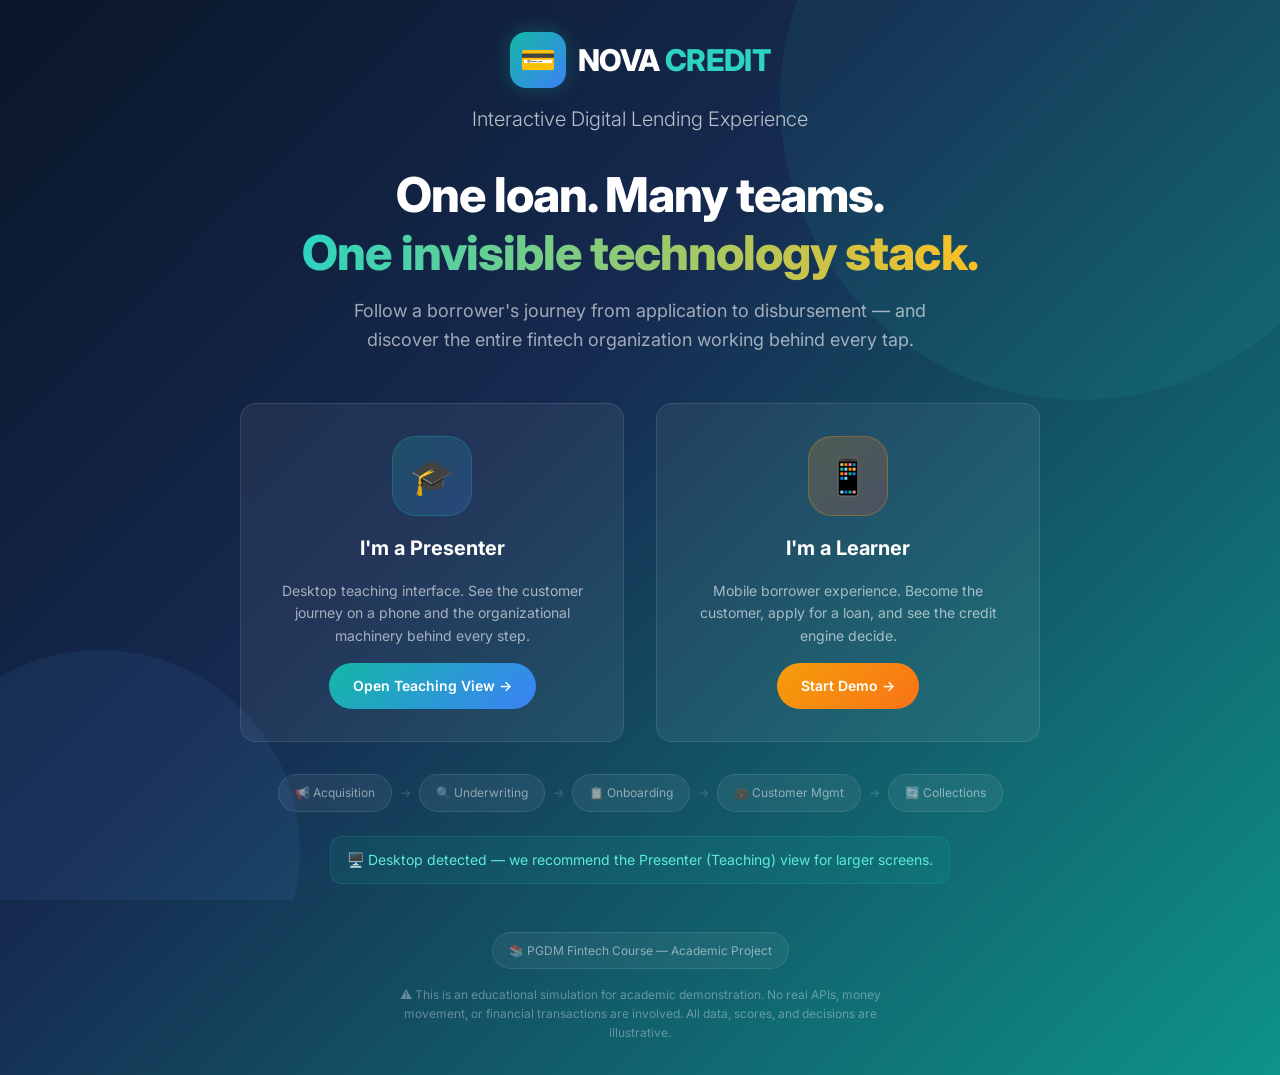
<file: index.html>
<!DOCTYPE html>
<html lang="en">
<head>
    <meta charset="UTF-8">
    <meta name="viewport" content="width=device-width, initial-scale=1.0">
    <title>Nova Credit — Digital Lending Experience</title>
    <meta name="description" content="An interactive educational simulation of India's digital lending ecosystem. Experience the borrower journey and discover the fintech organization behind every tap.">
    <link rel="stylesheet" href="css/shared.css">
    <style>
        :root {
            --bg-gradient: linear-gradient(135deg, #0a1628 0%, #162a50 40%, #0D9488 100%);
        }

        body {
            margin: 0;
            min-height: 100vh;
            display: flex;
            flex-direction: column;
            background: var(--bg-gradient);
            color: var(--white);
            overflow-x: hidden;
        }

        /* ---- Animated Background ---- */
        .bg-particles {
            position: fixed;
            inset: 0;
            pointer-events: none;
            overflow: hidden;
            z-index: 0;
        }

        .bg-particles::before,
        .bg-particles::after {
            content: '';
            position: absolute;
            border-radius: 50%;
            opacity: 0.08;
            animation: float 20s ease-in-out infinite;
        }

        .bg-particles::before {
            width: 600px;
            height: 600px;
            background: var(--teal-400);
            top: -200px;
            right: -100px;
        }

        .bg-particles::after {
            width: 400px;
            height: 400px;
            background: var(--blue-400);
            bottom: -150px;
            left: -100px;
            animation-delay: -10s;
        }

        @keyframes float {
            0%, 100% { transform: translate(0, 0) scale(1); }
            33% { transform: translate(30px, -30px) scale(1.05); }
            66% { transform: translate(-20px, 20px) scale(0.95); }
        }

        /* ---- Main Layout ---- */
        .landing-container {
            position: relative;
            z-index: 1;
            flex: 1;
            display: flex;
            flex-direction: column;
            align-items: center;
            justify-content: center;
            padding: var(--space-8);
            min-height: 100vh;
        }

        /* ---- Logo & Branding ---- */
        .brand {
            text-align: center;
            margin-bottom: var(--space-8);
            animation: fadeIn 0.8s ease;
        }

        .brand-logo {
            display: inline-flex;
            align-items: center;
            gap: var(--space-3);
            margin-bottom: var(--space-4);
        }

        .brand-logo-icon {
            width: 56px;
            height: 56px;
            background: linear-gradient(135deg, var(--teal-500), var(--blue-500));
            border-radius: var(--radius-xl);
            display: flex;
            align-items: center;
            justify-content: center;
            font-size: 1.8rem;
            box-shadow: var(--shadow-glow-teal);
        }

        .brand-logo-text {
            font-size: var(--font-3xl);
            font-weight: 800;
            letter-spacing: -0.02em;
        }

        .brand-logo-text span {
            color: var(--teal-400);
        }

        .brand-tagline {
            font-size: var(--font-xl);
            color: rgba(255,255,255,0.7);
            font-weight: 300;
            max-width: 500px;
            margin: 0 auto;
            line-height: 1.5;
        }

        /* ---- Hero Text ---- */
        .hero-section {
            text-align: center;
            margin-bottom: var(--space-12);
            animation: slideUp 0.8s ease 0.2s both;
        }

        .hero-headline {
            font-size: clamp(1.8rem, 4vw, 3rem);
            font-weight: 800;
            line-height: 1.2;
            margin-bottom: var(--space-4);
            letter-spacing: -0.02em;
        }

        .hero-headline em {
            font-style: normal;
            background: linear-gradient(90deg, var(--teal-400), var(--gold-400));
            -webkit-background-clip: text;
            -webkit-text-fill-color: transparent;
            background-clip: text;
        }

        .hero-sub {
            font-size: var(--font-lg);
            color: rgba(255,255,255,0.6);
            max-width: 600px;
            margin: 0 auto;
            line-height: 1.6;
        }

        /* ---- Path Cards ---- */
        .paths-grid {
            display: grid;
            grid-template-columns: repeat(auto-fit, minmax(300px, 1fr));
            gap: var(--space-8);
            max-width: 800px;
            width: 100%;
            animation: slideUp 0.8s ease 0.4s both;
        }

        .path-card {
            background: rgba(255,255,255,0.06);
            backdrop-filter: blur(20px);
            -webkit-backdrop-filter: blur(20px);
            border: 1px solid rgba(255,255,255,0.1);
            border-radius: var(--radius-xl);
            padding: var(--space-8);
            text-align: center;
            cursor: pointer;
            transition: all var(--transition-base);
            text-decoration: none;
            color: var(--white);
            display: flex;
            flex-direction: column;
            align-items: center;
            gap: var(--space-4);
        }

        .path-card:hover {
            background: rgba(255,255,255,0.1);
            border-color: rgba(255,255,255,0.2);
            transform: translateY(-4px);
            box-shadow: 0 20px 40px rgba(0,0,0,0.3);
            text-decoration: none;
            color: var(--white);
        }

        .path-card-icon {
            width: 80px;
            height: 80px;
            border-radius: var(--radius-2xl);
            display: flex;
            align-items: center;
            justify-content: center;
            font-size: 2.2rem;
        }

        .path-card-icon.presenter {
            background: linear-gradient(135deg, rgba(20,184,166,0.2), rgba(59,130,246,0.2));
            border: 1px solid rgba(20,184,166,0.3);
        }

        .path-card-icon.learner {
            background: linear-gradient(135deg, rgba(245,158,11,0.2), rgba(239,68,68,0.2));
            border: 1px solid rgba(245,158,11,0.3);
        }

        .path-card-title {
            font-size: var(--font-xl);
            font-weight: 700;
        }

        .path-card-desc {
            font-size: var(--font-sm);
            color: rgba(255,255,255,0.6);
            line-height: 1.6;
        }

        .path-card-cta {
            display: inline-flex;
            align-items: center;
            gap: var(--space-2);
            padding: 0.75rem 1.5rem;
            border-radius: var(--radius-full);
            font-weight: 600;
            font-size: var(--font-sm);
            margin-top: auto;
            transition: all var(--transition-fast);
        }

        .path-card:first-child .path-card-cta {
            background: linear-gradient(135deg, var(--teal-500), var(--blue-500));
            color: var(--white);
        }

        .path-card:last-child .path-card-cta {
            background: linear-gradient(135deg, var(--gold-500), #F97316);
            color: var(--white);
        }

        .path-card:hover .path-card-cta {
            transform: scale(1.05);
        }

        /* ---- Bottom Info ---- */
        .bottom-info {
            margin-top: var(--space-12);
            text-align: center;
            animation: fadeIn 0.8s ease 0.6s both;
        }

        .bottom-info p {
            font-size: var(--font-xs);
            color: rgba(255,255,255,0.35);
            line-height: 1.6;
            max-width: 500px;
            margin: 0 auto;
        }

        .bottom-info .course-badge {
            display: inline-flex;
            align-items: center;
            gap: var(--space-2);
            padding: var(--space-2) var(--space-4);
            background: rgba(255,255,255,0.05);
            border: 1px solid rgba(255,255,255,0.1);
            border-radius: var(--radius-full);
            font-size: var(--font-xs);
            color: rgba(255,255,255,0.5);
            margin-bottom: var(--space-4);
        }

        /* ---- Device Detection Hint ---- */
        .device-hint {
            display: none;
            padding: var(--space-3) var(--space-4);
            background: rgba(20,184,166,0.1);
            border: 1px solid rgba(20,184,166,0.2);
            border-radius: var(--radius-lg);
            font-size: var(--font-sm);
            color: var(--teal-300);
            text-align: center;
            margin-top: var(--space-6);
            animation: fadeIn 0.5s ease;
        }

        .device-hint.visible {
            display: block;
        }

        /* ---- Mobile Responsive ---- */
        @media (max-width: 768px) {
            .landing-container {
                padding: var(--space-6) var(--space-4);
            }

            .brand-logo-text {
                font-size: var(--font-2xl);
            }

            .paths-grid {
                grid-template-columns: 1fr;
                gap: var(--space-4);
            }

            .path-card {
                padding: var(--space-6);
            }

            .path-card-icon {
                width: 64px;
                height: 64px;
                font-size: 1.8rem;
            }

            .hero-headline {
                font-size: 1.6rem;
            }
        }

        /* ---- Lifecycle Preview ---- */
        .lifecycle-preview {
            display: flex;
            align-items: center;
            gap: var(--space-2);
            flex-wrap: wrap;
            justify-content: center;
            margin-top: var(--space-8);
            animation: slideUp 0.8s ease 0.5s both;
        }

        .lifecycle-pill {
            padding: var(--space-2) var(--space-4);
            background: rgba(255,255,255,0.06);
            border: 1px solid rgba(255,255,255,0.1);
            border-radius: var(--radius-full);
            font-size: var(--font-xs);
            color: rgba(255,255,255,0.5);
            white-space: nowrap;
        }

        .lifecycle-arrow {
            color: rgba(255,255,255,0.2);
            font-size: var(--font-xs);
        }
    </style>
</head>
<body>

<div class="bg-particles"></div>

<div class="landing-container">
    <!-- Brand -->
    <div class="brand">
        <div class="brand-logo">
            <div class="brand-logo-icon">💳</div>
            <div class="brand-logo-text">NOVA <span>CREDIT</span></div>
        </div>
        <p class="brand-tagline">Interactive Digital Lending Experience</p>
    </div>

    <!-- Hero -->
    <div class="hero-section">
        <h1 class="hero-headline">
            One loan. Many teams.<br>
            <em>One invisible technology stack.</em>
        </h1>
        <p class="hero-sub">
            Follow a borrower's journey from application to disbursement — and discover the entire fintech organization working behind every tap.
        </p>
    </div>

    <!-- Path Cards -->
    <div class="paths-grid">
        <a href="inside.html" class="path-card" id="presenter-path">
            <div class="path-card-icon presenter">🎓</div>
            <div class="path-card-title">I'm a Presenter</div>
            <p class="path-card-desc">
                Desktop teaching interface. See the customer journey on a phone and the organizational machinery behind every step.
            </p>
            <div class="path-card-cta">Open Teaching View →</div>
        </a>

        <a href="demo.html" class="path-card" id="learner-path">
            <div class="path-card-icon learner">📱</div>
            <div class="path-card-title">I'm a Learner</div>
            <p class="path-card-desc">
                Mobile borrower experience. Become the customer, apply for a loan, and see the credit engine decide.
            </p>
            <div class="path-card-cta">Start Demo →</div>
        </a>
    </div>

    <!-- Lifecycle Preview -->
    <div class="lifecycle-preview">
        <span class="lifecycle-pill">📢 Acquisition</span>
        <span class="lifecycle-arrow">→</span>
        <span class="lifecycle-pill">🔍 Underwriting</span>
        <span class="lifecycle-arrow">→</span>
        <span class="lifecycle-pill">📋 Onboarding</span>
        <span class="lifecycle-arrow">→</span>
        <span class="lifecycle-pill">💼 Customer Mgmt</span>
        <span class="lifecycle-arrow">→</span>
        <span class="lifecycle-pill">🔄 Collections</span>
    </div>

    <!-- Device Detection Hint -->
    <div class="device-hint" id="device-hint"></div>

    <!-- Bottom Info -->
    <div class="bottom-info">
        <div class="course-badge">📚 PGDM Fintech Course — Academic Project</div>
        <p>
            ⚠️ This is an educational simulation for academic demonstration. No real APIs, money movement, or financial transactions are involved. All data, scores, and decisions are illustrative.
        </p>
    </div>
</div>

<script>
    // Device detection hint
    (function() {
        const isMobile = /iPhone|iPad|iPod|Android/i.test(navigator.userAgent) || window.innerWidth <= 768;
        const hint = document.getElementById('device-hint');
        
        if (isMobile) {
            hint.textContent = '📱 Mobile detected — we recommend the Learner (Demo) experience for phones.';
            hint.classList.add('visible');
        } else {
            hint.textContent = '🖥️ Desktop detected — we recommend the Presenter (Teaching) view for larger screens.';
            hint.classList.add('visible');
        }

        // Auto-redirect from QR with profile param
        const params = new URLSearchParams(window.location.search);
        const profile = params.get('profile');
        if (profile && ['A', 'B', 'C'].includes(profile.toUpperCase())) {
            window.location.href = `demo.html?profile=${profile.toUpperCase()}`;
        }
    })();
</script>

</body>
</html>
</file>
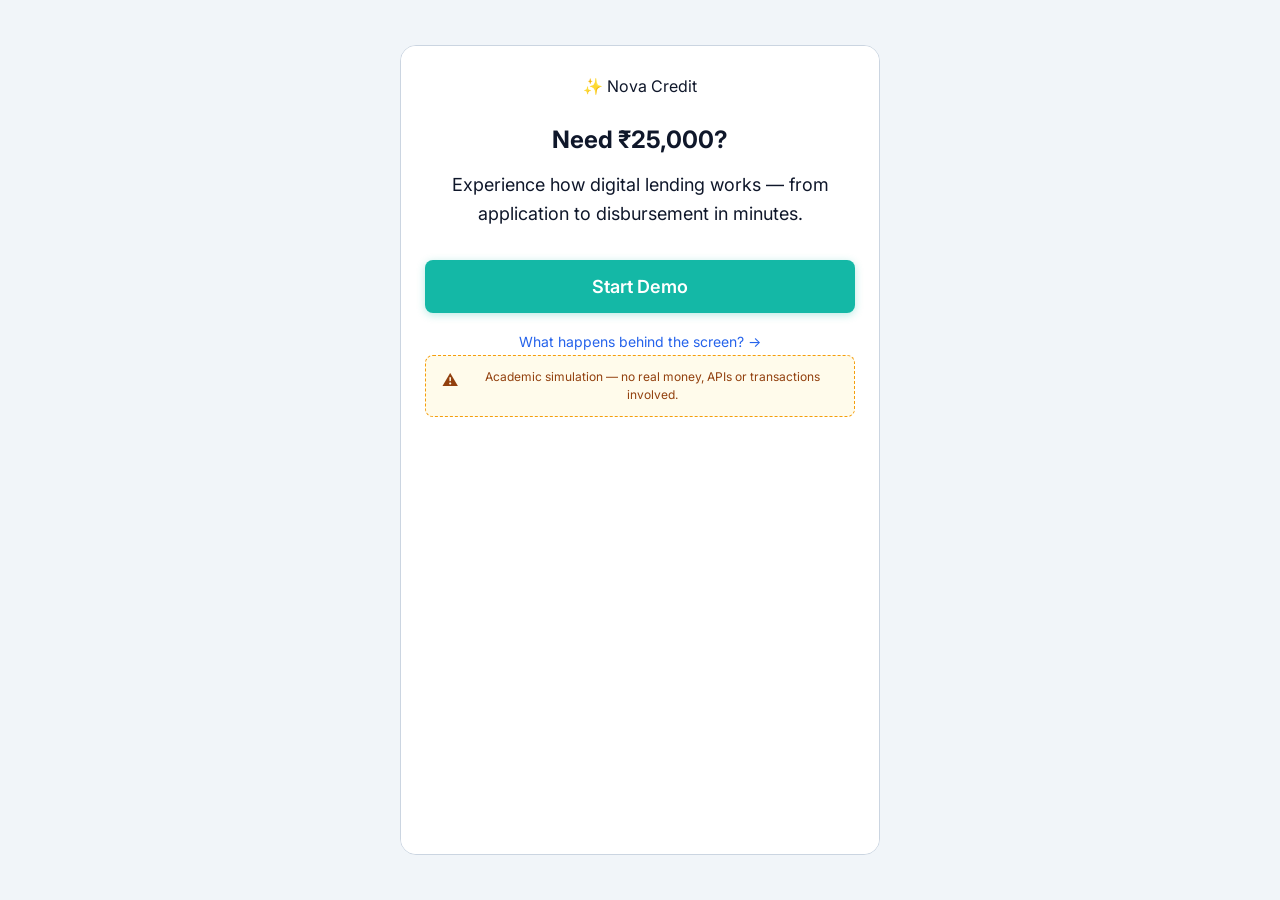
<file: demo.html>
<!DOCTYPE html>
<html lang="en">
<head>
    <meta charset="UTF-8">
    <meta name="viewport" content="width=device-width, initial-scale=1.0, maximum-scale=1.0, user-scalable=no">
    <title>Nova Credit - Borrower Demo</title>
    <link rel="stylesheet" href="css/shared.css">
    <link rel="stylesheet" href="css/demo.css">
</head>
<body>
    <!-- Top Progress Bar -->
    <div id="progress-container" class="hidden">
        <div class="progress-bar-container">
            <div id="journey-progress" class="progress-fill progress-fill-teal" style="width: 0%;"></div>
        </div>
    </div>

    <!-- Main Mobile Container -->
    <main id="app-container">
        
        <!-- ==================== SCREEN 1: LANDING ==================== -->
        <section id="screen-landing" class="screen active">
            <div class="landing-content flex-col items-center text-center justify-center h-full p-6">
                <div class="logo-placeholder mb-6">
                    <span class="logo-icon">✨</span>
                    <span class="logo-text">Nova Credit</span>
                </div>
                <h1 class="text-4xl mb-4 text-navy-900">Need ₹25,000?</h1>
                <p class="text-lg text-gray-600 mb-8">Experience how digital lending works — from application to disbursement in minutes.</p>
                
                <button class="btn btn-teal btn-lg w-full mb-4" onclick="app.navigateTo('profile')">Start Demo</button>
                
                <a href="inside.html" class="text-sm text-blue-600 mb-8">What happens behind the screen? →</a>
                
                <div class="disclaimer mt-auto w-full text-left">
                    <span class="disclaimer-icon">⚠️</span>
                    <span>Academic simulation — no real money, APIs or transactions involved.</span>
                </div>
            </div>
        </section>

        <!-- ==================== SCREEN 2: SELF-ASSESSMENT FORM ==================== -->
        <section id="screen-profile" class="screen">
            <div class="header p-4">
                <button class="back-btn" onclick="app.navigateTo('landing')">← Back</button>
                <h2 class="text-xl text-center flex-1">Your Profile</h2>
            </div>
            <div class="content p-4">
                <h3 class="text-2xl mb-2">Tell Us About Yourself</h3>
                <p class="text-sm text-gray-500 mb-6">Answer a few questions — the system will assess your eligibility automatically.</p>
                
                <div class="form-group mb-4">
                    <label class="form-label">Full Name</label>
                    <input type="text" id="assess-name" class="form-input" placeholder="Enter your name" value="">
                </div>

                <div class="form-group mb-4">
                    <label class="form-label">Monthly Income (₹)</label>
                    <select id="assess-income" class="form-select">
                        <option value="" disabled selected>Select income range</option>
                        <option value="25000">Below ₹30,000</option>
                        <option value="45000">₹30,000 – ₹50,000</option>
                        <option value="65000">₹50,000 – ₹80,000</option>
                        <option value="100000">Above ₹80,000</option>
                    </select>
                </div>

                <div class="form-group mb-4">
                    <label class="form-label">Employment Type</label>
                    <select id="assess-employment" class="form-select">
                        <option value="" disabled selected>Select employment</option>
                        <option value="Salaried-Private">Salaried – Private Sector</option>
                        <option value="Salaried-Govt">Salaried – Government</option>
                        <option value="Self-Employed">Self-Employed / Freelancer</option>
                    </select>
                </div>

                <div class="form-group mb-4">
                    <label class="form-label">Existing Monthly EMIs (₹)</label>
                    <select id="assess-emi" class="form-select">
                        <option value="" disabled selected>Select EMI burden</option>
                        <option value="0">No existing EMIs</option>
                        <option value="5000">Below ₹5,000</option>
                        <option value="12000">₹5,000 – ₹20,000</option>
                        <option value="25000">Above ₹20,000</option>
                    </select>
                </div>

                <div class="form-group mb-6">
                    <label class="form-label">Loan Purpose</label>
                    <select id="assess-purpose" class="form-select">
                        <option value="" disabled selected>Select loan purpose</option>
                        <option value="Medical">Medical Emergency</option>
                        <option value="Education">Education / Upskilling</option>
                        <option value="Travel">Travel</option>
                        <option value="Home">Home Renovation / Appliance</option>
                        <option value="Consolidation">Debt Consolidation</option>
                        <option value="Other">Other Personal Expense</option>
                    </select>
                </div>

                <!-- Bucketing result (shown after assessment) -->
                <div id="bucket-result" class="hidden mb-6" style="animation: fadeIn 0.4s ease;">
                    <div id="bucket-card" class="card card-elevated p-4 text-center">
                        <div id="bucket-avatar" style="font-size:2.5rem; margin-bottom:8px;"></div>
                        <div id="bucket-label" class="font-bold text-lg mb-1"></div>
                        <div id="bucket-tagline" class="text-sm text-gray-500 mb-3"></div>
                        <div class="badge badge-simulated mb-3">⚙️ System-assigned based on your inputs</div>
                    </div>
                </div>
                
                <button id="btn-assess" class="btn btn-teal btn-lg w-full mb-4" onclick="app.assessAndBucket()" disabled>
                    Assess My Eligibility
                </button>

                <button id="btn-assess-continue" class="btn btn-primary btn-lg w-full mb-4 hidden" onclick="app.navigateTo('info')">
                    Continue with This Profile →
                </button>

                <div class="text-center mt-4" style="border-top: 1px solid var(--gray-200); padding-top: 16px;">
                    <p class="text-xs text-gray-400 mb-2">Or try a preset borrower profile</p>
                    <div id="preset-profiles" class="flex gap-2 justify-center">
                        <!-- Filled by JS -->
                    </div>
                </div>

                <div class="disclaimer mt-6">
                    <span class="disclaimer-icon">⚠️</span>
                    <span>Simulated assessment — no real credit check is performed. Your inputs are used to match a teaching profile.</span>
                </div>
            </div>
        </section>

        <!-- ==================== SCREEN 3: PERSONAL INFO ==================== -->
        <section id="screen-info" class="screen">
            <div class="header p-4">
                <h2 class="text-xl text-center w-full">Basic Details</h2>
            </div>
            <div class="content p-4">
                <h3 class="text-2xl mb-2">Let's Get Started</h3>
                <p class="text-sm text-gray-500 mb-6">Confirm your details to begin.</p>
                
                <div class="form-group mb-4">
                    <label class="form-label">Full Name (as per PAN)</label>
                    <input type="text" id="input-name" class="form-input" readonly>
                </div>
                
                <div class="form-group mb-4">
                    <label class="form-label">Mobile Number</label>
                    <input type="tel" id="input-mobile" class="form-input" readonly>
                </div>
                
                <div class="form-group mb-4">
                    <label class="form-label">Employment Type</label>
                    <select id="input-emp-type" class="form-select" disabled>
                        <option value="Salaried">Salaried</option>
                        <option value="Self-Employed">Self-Employed</option>
                    </select>
                </div>
                
                <div class="form-group mb-8">
                    <label class="form-label">Monthly Income (₹)</label>
                    <input type="number" id="input-income" class="form-input" readonly>
                </div>
                
                <button class="btn btn-teal btn-lg w-full" onclick="app.navigateTo('kyc')">Continue</button>
                
                <div class="text-center mt-6">
                    <a href="#" class="why-tip" onclick="app.openWhy('info')">ℹ️ Why do we need this?</a>
                </div>
            </div>
        </section>

        <!-- ==================== SCREEN 4: DIGITAL KYC ==================== -->
        <section id="screen-kyc" class="screen">
            <div class="header p-4">
                <h2 class="text-xl text-center w-full">Identity Verification</h2>
            </div>
            <div class="content p-4">
                <h3 class="text-2xl mb-2">Verify Your Identity</h3>
                <p class="text-sm text-gray-500 mb-6">Quick digital KYC — no branch visit needed.</p>
                
                <div class="kyc-container card mb-6">
                    <div class="form-group mb-4">
                        <label class="form-label">PAN Number</label>
                        <input type="text" value="ABCDE1234F" class="form-input text-uppercase" readonly>
                    </div>
                    
                    <button id="btn-start-kyc" class="btn btn-secondary w-full mb-4" onclick="app.simulateKYC()">
                        Verify via Aadhaar OTP
                    </button>
                    
                    <div id="kyc-progress" class="hidden flex-col gap-3">
                        <div class="gate-check" id="kyc-check-pan">
                            <span class="gate-icon">🪪</span>
                            <span class="gate-label">Verifying PAN...</span>
                        </div>
                        <div class="gate-check" id="kyc-check-aadhaar">
                            <span class="gate-icon">🆔</span>
                            <span class="gate-label">Aadhaar Match...</span>
                        </div>
                        <div class="gate-check" id="kyc-check-selfie">
                            <span class="gate-icon">🤳</span>
                            <span class="gate-label">Liveliness Check...</span>
                        </div>
                    </div>
                </div>
                
                <button id="btn-kyc-continue" class="btn btn-teal btn-lg w-full hidden animate-fade-in" onclick="app.navigateTo('consent')">Continue</button>
                
                <div class="text-center mt-6">
                    <a href="#" class="why-tip" onclick="app.openWhy('kyc')">ℹ️ How does digital KYC work?</a>
                </div>
            </div>
        </section>

        <!-- ==================== SCREEN 5: CONSENT CAPTURE ==================== -->
        <section id="screen-consent" class="screen">
            <div class="header p-4">
                <h2 class="text-xl text-center w-full">Permissions</h2>
            </div>
            <div class="content p-4">
                <h3 class="text-2xl mb-2">Permissions Required</h3>
                <p class="text-sm text-gray-500 mb-6">We need your consent to securely fetch data and evaluate your application.</p>
                
                <div class="consent-list flex-col gap-4 mb-8">
                    <!-- Bureau Consent -->
                    <div class="consent-item card p-4">
                        <div class="flex justify-between items-start mb-2">
                            <div class="flex items-center gap-2">
                                <span class="text-xl">📊</span>
                                <span class="font-semibold">Check credit history</span>
                            </div>
                            <label class="toggle-switch">
                                <input type="checkbox" class="consent-toggle" id="consent-bureau" onchange="app.checkConsents()">
                                <span class="slider"></span>
                            </label>
                        </div>
                        <p class="text-xs text-gray-500 mb-2">Allow us to fetch your credit report from the bureau.</p>
                        <span class="why-tip text-xs" onclick="app.openWhy('consent-bureau')">Learn why</span>
                    </div>
                    
                    <!-- AA Consent -->
                    <div class="consent-item card p-4">
                        <div class="flex justify-between items-start mb-2">
                            <div class="flex items-center gap-2">
                                <span class="text-xl">🏦</span>
                                <span class="font-semibold">Share bank statements</span>
                            </div>
                            <label class="toggle-switch">
                                <input type="checkbox" class="consent-toggle" id="consent-aa" onchange="app.checkConsents()">
                                <span class="slider"></span>
                            </label>
                        </div>
                        <p class="text-xs text-gray-500 mb-2">Securely share 6 months of banking data via Account Aggregator.</p>
                        <span class="why-tip text-xs" onclick="app.openWhy('consent-aa')">Learn why</span>
                    </div>
                    
                    <!-- eNACH Consent -->
                    <div class="consent-item card p-4">
                        <div class="flex justify-between items-start mb-2">
                            <div class="flex items-center gap-2">
                                <span class="text-xl">🔄</span>
                                <span class="font-semibold">Set up auto-repayment</span>
                            </div>
                            <label class="toggle-switch">
                                <input type="checkbox" class="consent-toggle" id="consent-enach" onchange="app.checkConsents()">
                                <span class="slider"></span>
                            </label>
                        </div>
                        <p class="text-xs text-gray-500">Authorize automatic EMI deduction from your bank account.</p>
                    </div>

                    <!-- Terms -->
                    <div class="consent-item card p-4">
                        <div class="flex justify-between items-start mb-2">
                            <div class="flex items-center gap-2">
                                <span class="text-xl">📜</span>
                                <span class="font-semibold">Terms & Privacy</span>
                            </div>
                            <label class="toggle-switch">
                                <input type="checkbox" class="consent-toggle" id="consent-terms" onchange="app.checkConsents()">
                                <span class="slider"></span>
                            </label>
                        </div>
                        <p class="text-xs text-gray-500">Accept terms of service and privacy policy.</p>
                    </div>
                </div>
                
                <button id="btn-consent-continue" class="btn btn-teal btn-lg w-full disabled" disabled onclick="app.navigateTo('bureau')">I Agree & Continue</button>
            </div>
        </section>

        <!-- ==================== SCREEN 6: CREDIT BUREAU ==================== -->
        <section id="screen-bureau" class="screen">
            <div class="content p-4 flex-col justify-center h-full">
                <div id="bureau-loading" class="text-center animate-fade-in">
                    <div class="loading-spinner mb-6"></div>
                    <h3 class="text-2xl mb-2">Checking Credit History</h3>
                    <p class="text-sm text-gray-500" id="bureau-loading-text">Connecting to bureau...</p>
                </div>
                
                <div id="bureau-result" class="hidden flex-col items-center animate-scale-in">
                    <h3 class="text-2xl mb-6 text-center">Credit Profile Found</h3>
                    
                    <div class="gauge-container mb-8">
                        <div class="gauge-bg"></div>
                        <div id="bureau-gauge" class="gauge-needle" style="transform: rotate(-90deg);"></div>
                        <div class="gauge-value" id="bureau-score-val">---</div>
                        <div class="gauge-labels">
                            <span>300</span>
                            <span>900</span>
                        </div>
                    </div>
                    
                    <div class="card w-full mb-8">
                        <div class="grid grid-2 gap-4">
                            <div>
                                <div class="text-xs text-gray-500">Risk Grade</div>
                                <div class="font-bold text-lg" id="bureau-grade">--</div>
                            </div>
                            <div>
                                <div class="text-xs text-gray-500">Active Loans</div>
                                <div class="font-bold text-lg" id="bureau-loans">--</div>
                            </div>
                            <div class="col-span-2">
                                <div class="text-xs text-gray-500">Payment History</div>
                                <div class="font-semibold text-sm" id="bureau-history">--</div>
                            </div>
                        </div>
                    </div>
                    
                    <button class="btn btn-teal btn-lg w-full mb-6" onclick="app.navigateTo('aa')">Continue</button>
                    
                    <a href="#" class="why-tip" onclick="app.openWhy('bureau')">ℹ️ How is this score used?</a>
                </div>
            </div>
        </section>

        <!-- ==================== SCREEN 7: ACCOUNT AGGREGATOR ==================== -->
        <section id="screen-aa" class="screen">
            <div class="content p-4 flex-col justify-center h-full">
                <div id="aa-loading" class="text-center animate-fade-in">
                    <div class="loading-spinner mb-6"></div>
                    <h3 class="text-2xl mb-2">Analysing Bank Data</h3>
                    <p class="text-sm text-gray-500" id="aa-loading-text">Connecting via Account Aggregator...</p>
                </div>
                
                <div id="aa-result" class="hidden flex-col items-center animate-scale-in w-full">
                    <div class="text-6xl mb-4">🏦</div>
                    <h3 class="text-2xl mb-6 text-center">Cash-Flow Analysed</h3>
                    
                    <div class="card w-full mb-8">
                        <div class="flex-col gap-4">
                            <div class="flex justify-between items-center border-b pb-2">
                                <span class="text-sm text-gray-500">Avg Monthly Salary</span>
                                <span class="font-bold text-lg text-success" id="aa-salary">--</span>
                            </div>
                            <div class="flex justify-between items-center border-b pb-2">
                                <span class="text-sm text-gray-500">Existing EMIs Detected</span>
                                <span class="font-bold text-lg text-danger" id="aa-emis">--</span>
                            </div>
                            <div class="flex justify-between items-center border-b pb-2">
                                <span class="text-sm text-gray-500">Bounces (6m)</span>
                                <span class="font-bold text-lg" id="aa-bounces">--</span>
                            </div>
                            <div>
                                <div class="flex justify-between items-center mb-1">
                                    <span class="text-sm text-gray-500">Calculated FOIR</span>
                                    <span class="font-bold" id="aa-foir-val">--</span>
                                </div>
                                <div class="progress-bar">
                                    <div id="aa-foir-bar" class="progress-fill progress-fill-teal" style="width: 0%"></div>
                                </div>
                            </div>
                        </div>
                    </div>
                    
                    <button class="btn btn-teal btn-lg w-full mb-6" onclick="app.navigateTo('risk')">Generate Decision</button>
                    
                    <a href="#" class="why-tip" onclick="app.openWhy('aa')">ℹ️ Why analyze bank statements?</a>
                </div>
            </div>
        </section>

        <!-- ==================== SCREEN 8: RISK ENGINE ==================== -->
        <section id="screen-risk" class="screen">
            <div class="content p-4 flex-col justify-center h-full">
                <div class="text-center mb-8">
                    <h3 class="text-2xl mb-2">Running Risk Checks</h3>
                    <p class="text-sm text-gray-500">The credit engine is evaluating your profile</p>
                </div>
                
                <div id="risk-checks" class="flex-col gap-3 w-full mb-8">
                    <!-- Check items injected by JS -->
                </div>
                
                <div id="risk-action" class="hidden animate-fade-in w-full">
                    <button class="btn btn-primary btn-lg w-full" onclick="app.navigateTo('decision')">View Credit Decision</button>
                </div>
            </div>
        </section>

        <!-- ==================== SCREEN 9: DECISION REVEAL ==================== -->
        <section id="screen-decision" class="screen bg-navy-900 text-white">
            <div class="content p-4 flex-col items-center justify-center h-full w-full">
                
                <div id="decision-loading" class="text-center">
                    <div class="radar-spinner mb-6"></div>
                    <h3 class="text-2xl">Generating Final Verdict...</h3>
                </div>

                <div id="decision-result" class="hidden flex-col items-center w-full">
                    <!-- Dynamic Banner -->
                    <div id="decision-banner" class="decision-banner w-full">
                        <div id="decision-icon" class="text-5xl mb-2">✨</div>
                        <div id="decision-verdict" class="decision-verdict">APPROVED</div>
                        <div id="decision-subtitle" class="decision-subtitle">You are eligible for a loan</div>
                    </div>

                    <div class="card w-full text-gray-900 mb-6 text-left">
                        <h4 class="font-bold mb-3 border-b pb-2">Why this decision?</h4>
                        <ul id="decision-reasons" class="text-sm text-gray-600 flex-col gap-2 pl-4 list-disc">
                            <!-- Reasons injected by JS -->
                        </ul>
                    </div>

                    <div id="decision-actions" class="w-full flex-col gap-3">
                        <!-- Actions injected by JS based on decision -->
                    </div>

                    <a href="#" class="text-sm text-blue-300 mt-6" onclick="app.openInsideView('step-4d')">What happened behind the screen? →</a>
                </div>
            </div>
        </section>

        <!-- ==================== SCREEN 10: LOAN OFFER (Profile A only) ==================== -->
        <section id="screen-offer" class="screen">
            <div class="header p-4">
                <h2 class="text-xl text-center w-full">Your Loan Offer</h2>
            </div>
            <div class="content p-4">
                <div class="card-elevated p-6 rounded-xl bg-gradient-to-br from-blue-50 to-teal-50 border border-teal-100 mb-6">
                    <div class="text-center mb-6">
                        <div class="text-sm text-gray-500 mb-1">Approved Amount</div>
                        <div class="text-4xl font-bold text-navy-900 mb-1">₹<span id="offer-amount-display">25,000</span></div>
                        <div class="badge badge-teal">At <span id="offer-rate">12.5</span>% p.a.</div>
                    </div>
                    
                    <div class="form-group mb-6">
                        <div class="flex justify-between mb-2">
                            <label class="form-label mb-0">Adjust Amount</label>
                        </div>
                        <input type="range" id="offer-amount-slider" class="range-slider w-full" min="10000" max="25000" step="1000" value="25000" oninput="app.updateOffer()">
                    </div>
                    
                    <div class="form-group mb-6">
                        <div class="flex justify-between mb-2">
                            <label class="form-label mb-0">Select Tenure</label>
                            <span class="font-bold text-teal-600"><span id="offer-tenure-display">12</span> Months</span>
                        </div>
                        <input type="range" id="offer-tenure-slider" class="range-slider w-full" min="6" max="36" step="6" value="12" oninput="app.updateOffer()">
                    </div>

                    <div class="bg-white p-4 rounded-lg border border-gray-200 shadow-sm">
                        <div class="flex justify-between items-center border-b pb-3 mb-3">
                            <span class="text-gray-600">Monthly EMI</span>
                            <span class="text-2xl font-bold text-navy-900">₹<span id="offer-emi">2,224</span></span>
                        </div>
                        <div class="flex justify-between items-center text-sm">
                            <span class="text-gray-500">Processing Fee (2%)</span>
                            <span class="text-gray-700">₹<span id="offer-fee">500</span></span>
                        </div>
                    </div>
                </div>
                
                <button class="btn btn-teal btn-lg w-full" onclick="app.navigateTo('agreement')">Accept Offer</button>
            </div>
        </section>

        <!-- ==================== SCREEN 11: AGREEMENT ==================== -->
        <section id="screen-agreement" class="screen">
            <div class="header p-4">
                <h2 class="text-xl text-center w-full">Loan Agreement</h2>
            </div>
            <div class="content p-4 flex-col h-full">
                <p class="text-sm text-gray-500 mb-4">Review and sign your loan agreement digitally.</p>
                
                <div class="agreement-box flex-1 bg-gray-50 border border-gray-200 rounded-lg p-4 overflow-y-auto mb-6 text-xs text-gray-700 leading-relaxed font-mono">
                    <h4 class="text-center font-bold mb-4">LOAN AGREEMENT</h4>
                    <p class="mb-2">This Loan Agreement ("Agreement") is made between Nova Credit ("Lender") and the Borrower.</p>
                    <div class="bg-white p-3 border rounded mb-3 font-sans">
                        <div class="font-bold mb-1">Key Fact Statement</div>
                        <div class="flex justify-between border-b border-dashed pb-1 mb-1"><span>Loan Amount:</span> <span class="font-bold" id="agr-amount">₹25,000</span></div>
                        <div class="flex justify-between border-b border-dashed pb-1 mb-1"><span>Interest Rate:</span> <span class="font-bold" id="agr-rate">12.5%</span></div>
                        <div class="flex justify-between border-b border-dashed pb-1 mb-1"><span>Tenure:</span> <span class="font-bold" id="agr-tenure">12 Months</span></div>
                        <div class="flex justify-between border-b border-dashed pb-1 mb-1"><span>EMI:</span> <span class="font-bold" id="agr-emi">₹2,224</span></div>
                        <div class="flex justify-between"><span>Processing Fee:</span> <span class="font-bold" id="agr-fee">₹500</span></div>
                    </div>
                    <p class="mb-2">1. REPAYMENT: The Borrower agrees to repay the Loan Amount along with interest in Equated Monthly Installments (EMI).</p>
                    <p class="mb-2">2. DEFAULT: In event of default, penal interest of 2% per month will apply.</p>
                    <p>3. CONSENT: The Borrower authorizes auto-debit of EMI via eNACH mandate.</p>
                </div>
                
                <div id="esign-box" class="card mb-4 text-center">
                    <div id="esign-prompt">
                        <button class="btn btn-secondary w-full mb-2" onclick="app.simulateESign()">Sign with Aadhaar e-Sign</button>
                        <div class="text-xs text-gray-500">OTP will be sent to Aadhaar linked mobile</div>
                    </div>
                    <div id="esign-progress" class="hidden flex-col items-center">
                        <div class="loading-spinner mb-2"></div>
                        <span class="text-sm">Verifying Signature...</span>
                    </div>
                    <div id="esign-success" class="hidden text-success font-bold flex items-center justify-center gap-2">
                        <span>✓</span> Agreement Signed Digitally
                    </div>
                </div>
                
                <button id="btn-disburse" class="btn btn-teal btn-lg w-full hidden animate-fade-in" onclick="app.navigateTo('disbursement')">Proceed to Disbursement</button>
            </div>
        </section>

        <!-- ==================== SCREEN 12: DISBURSEMENT ==================== -->
        <section id="screen-disbursement" class="screen bg-success-bg">
            <div class="content p-4 flex-col items-center justify-center h-full text-center">
                <div id="disburse-animation" class="text-6xl mb-6 animate-pulse">💸</div>
                <h2 class="text-3xl font-bold text-success mb-2" id="disburse-title">Transferring Funds...</h2>
                <p class="text-gray-600 mb-8" id="disburse-subtitle">Initiating IMPS transfer to your account</p>
                
                <div id="disburse-receipt" class="card w-full text-left hidden animate-slide-up mb-8">
                    <div class="border-b pb-3 mb-3 text-center">
                        <div class="text-success text-5xl mb-2">✓</div>
                        <div class="font-bold text-xl">Disbursement Successful</div>
                    </div>
                    <div class="flex justify-between py-1">
                        <span class="text-gray-500">Net Amount Credited</span>
                        <span class="font-bold text-lg" id="receipt-amount">₹24,500</span>
                    </div>
                    <div class="flex justify-between py-1 text-sm">
                        <span class="text-gray-500">Bank Account</span>
                        <span class="font-medium">XXXX-4821</span>
                    </div>
                    <div class="flex justify-between py-1 text-sm">
                        <span class="text-gray-500">Reference No</span>
                        <span class="font-medium text-xs text-gray-400" id="receipt-ref">TXN-12345678</span>
                    </div>
                </div>
                
                <button id="btn-dashboard" class="btn btn-success btn-lg w-full hidden animate-fade-in" onclick="app.navigateTo('dashboard')">View Loan Dashboard</button>
                
                <div class="mt-6 hidden animate-fade-in" id="disburse-why">
                    <a href="#" class="why-tip" onclick="app.openInsideView('step-6')">ℹ️ How does instant disbursement work?</a>
                </div>
            </div>
        </section>

        <!-- ==================== SCREEN 13: DASHBOARD ==================== -->
        <section id="screen-dashboard" class="screen bg-gray-100">
            <div class="header bg-white p-4 shadow-sm z-10">
                <h2 class="text-xl text-center w-full">My Loan</h2>
            </div>
            <div class="content p-4 overflow-y-auto">
                <!-- Main Card -->
                <div class="card-elevated bg-navy-900 text-white rounded-xl p-6 mb-4 relative overflow-hidden">
                    <div class="absolute top-0 right-0 p-4 opacity-10 text-6xl">💳</div>
                    <div class="text-sm text-blue-300 mb-1">Total Outstanding</div>
                    <div class="text-4xl font-bold mb-6">₹<span id="dash-outstanding">25,000</span></div>
                    
                    <div class="flex justify-between items-end">
                        <div>
                            <div class="text-xs text-gray-400 mb-1">Next EMI</div>
                            <div class="text-xl font-bold">₹<span id="dash-emi">2,224</span></div>
                        </div>
                        <div class="text-right">
                            <div class="text-xs text-gray-400 mb-1">Due Date</div>
                            <div class="text-sm font-bold" id="dash-due">5th Oct 2024</div>
                        </div>
                    </div>
                </div>
                
                <!-- Action Buttons -->
                <div class="grid grid-2 gap-3 mb-6">
                    <button class="btn btn-white border border-gray-200 shadow-sm flex-col items-center py-4 gap-2 text-sm text-gray-700">
                        <span class="text-xl">💳</span> Make Payment
                    </button>
                    <button class="btn btn-white border border-gray-200 shadow-sm flex-col items-center py-4 gap-2 text-sm text-gray-700" onclick="app.navigateTo('summary')">
                        <span class="text-xl">📊</span> View Journey Summary
                    </button>
                </div>
                
                <!-- Details -->
                <h3 class="font-bold text-gray-800 mb-3 px-1">Loan Details</h3>
                <div class="bg-white rounded-xl shadow-sm border border-gray-200 overflow-hidden mb-6">
                    <div class="p-4 border-b border-gray-100 flex justify-between items-center">
                        <div class="flex items-center gap-3">
                            <span class="bg-teal-100 text-teal-600 p-2 rounded-lg">🔄</span>
                            <div>
                                <div class="font-bold text-sm">Auto-Pay (eNACH)</div>
                                <div class="text-xs text-gray-500">Active on XXXX-4821</div>
                            </div>
                        </div>
                        <span class="text-success font-bold text-sm">Active ✓</span>
                    </div>
                    <div class="p-4 border-b border-gray-100 flex justify-between items-center">
                        <div class="flex items-center gap-3">
                            <span class="bg-blue-100 text-blue-600 p-2 rounded-lg">📈</span>
                            <div>
                                <div class="font-bold text-sm">Interest Rate</div>
                                <div class="text-xs text-gray-500">Reducing balance</div>
                            </div>
                        </div>
                        <span class="font-bold text-sm"><span id="dash-rate">12.5</span>% p.a.</span>
                    </div>
                    <div class="p-4 flex justify-between items-center">
                        <div class="flex items-center gap-3">
                            <span class="bg-purple-100 text-purple-600 p-2 rounded-lg">📅</span>
                            <div>
                                <div class="font-bold text-sm">Tenure Remaining</div>
                                <div class="text-xs text-gray-500">0 of <span id="dash-tenure">12</span> Paid</div>
                            </div>
                        </div>
                        <span class="font-bold text-sm"><span id="dash-tenure-rem">12</span> Months</span>
                    </div>
                </div>
                
                <!-- Link to Inside -->
                <div class="text-center pb-8">
                    <a href="#" class="text-sm text-blue-600 font-semibold bg-blue-50 px-4 py-2 rounded-full inline-block" onclick="app.openInsideView('step-7')">Explore LMS & Collections behind the screen →</a>
                </div>
            </div>
        </section>

        <!-- ==================== SCREEN 14: SUMMARY ==================== -->
        <section id="screen-summary" class="screen">
            <div class="header p-4">
                <h2 class="text-xl text-center w-full">Journey Summary</h2>
            </div>
            <div class="content p-4 flex-col">
                <h3 class="text-2xl mb-2 font-bold text-navy-900">What Did You Just See?</h3>
                <p class="text-sm text-gray-600 mb-6">A frictionless mobile experience powered by complex organizational coordination behind the screen.</p>
                
                <div class="timeline flex-col gap-0 mb-8 relative pl-4 border-l-2 border-gray-200 ml-2" id="summary-timeline">
                    <!-- Populated by JS based on journey steps -->
                </div>
                
                <button class="btn btn-secondary btn-lg w-full mb-4" onclick="app.resetAndGoHome()">Try Another Profile</button>
                <button class="btn btn-teal btn-lg w-full" onclick="window.location.href='inside.html'">Open Teaching View</button>
            </div>
        </section>

        <!-- Tooltip Modal Overlay -->
        <div id="modal-overlay" class="modal-overlay hidden">
            <div class="modal-content card" id="modal-content">
                <!-- Injected via JS -->
            </div>
        </div>

    </main>

    <script src="js/journey-data.js"></script>
    <script src="js/profiles.js"></script>
    <script src="js/state.js"></script>
    <script src="js/demo-app.js"></script>
</body>
</html>
</file>
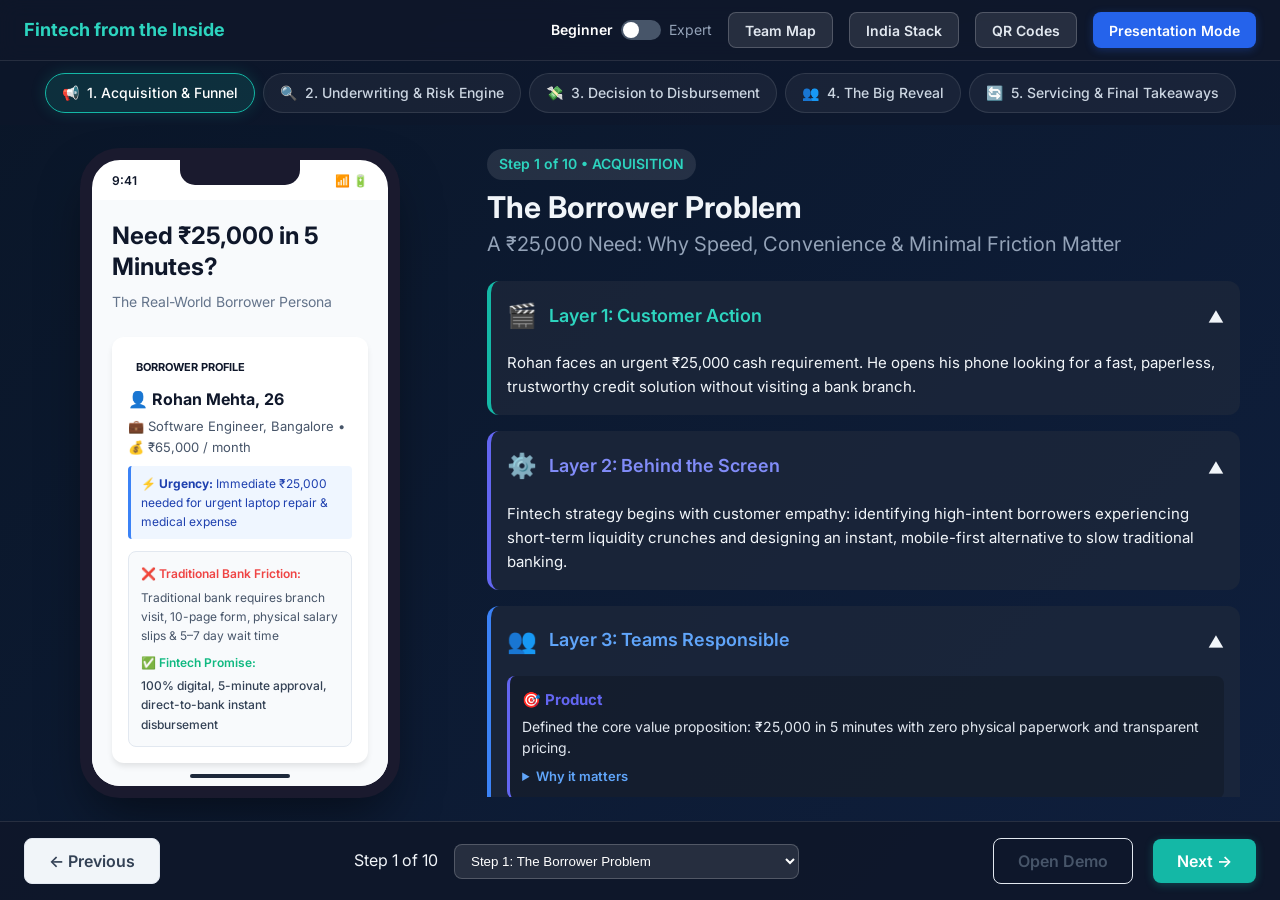
<file: inside.html>
<!DOCTYPE html>
<html lang="en">
<head>
    <meta charset="UTF-8">
    <meta name="viewport" content="width=device-width, initial-scale=1.0">
    <title>Fintech from the Inside</title>
    <link rel="stylesheet" href="css/shared.css">
    <link rel="stylesheet" href="css/inside.css">
</head>
<body>
    <!-- Header Bar -->
    <header class="top-nav">
        <div class="logo">Fintech from the Inside</div>
        <div class="header-controls">
            <div class="mode-toggle">
                <span id="mode-beginner" class="active">Beginner</span>
                <span class="toggle-switch" id="btn-toggle-mode"></span>
                <span id="mode-expert">Expert</span>
            </div>
            <button class="btn btn-secondary btn-sm" id="btn-team-map">Team Map</button>
            <button class="btn btn-secondary btn-sm" id="btn-india-stack">India Stack</button>
            <button class="btn btn-secondary btn-sm" id="btn-qr">QR Codes</button>
            <button class="btn btn-primary btn-sm" id="btn-present">Presentation Mode</button>
        </div>
    </header>

    <!-- Lifecycle Rail -->
    <div class="lifecycle-rail" id="lifecycle-rail">
        <!-- Rendered by JS -->
    </div>

    <!-- Main Content Area -->
    <main class="main-content">
        <!-- LEFT: Phone Frame -->
        <section class="phone-section">
            <div class="phone-frame">
                <div class="phone-notch"></div>
                <div class="phone-status-bar">
                    <span class="time">9:41</span>
                    <span class="icons">📶 🔋</span>
                </div>
                <div class="phone-screen" id="phone-screen">
                    <!-- Customer Screen Rendered by JS -->
                </div>
                <div class="phone-home-indicator"></div>
            </div>
        </section>

        <!-- RIGHT: Behind the Screen Panel -->
        <section class="behind-screen-section">
            <div class="step-header">
                <div class="step-badge" id="step-badge">Step 1</div>
                <h1 id="step-title">Step Title</h1>
                <h2 id="step-subtitle">Step Subtitle</h2>
            </div>
            
            <div class="layers-container" id="layers-container">
                <!-- 6 Layers Rendered by JS -->
            </div>
        </section>
    </main>

    <!-- Bottom Controls -->
    <footer class="bottom-controls">
        <div class="nav-left">
            <button class="btn btn-secondary" id="btn-prev">← Previous</button>
        </div>
        <div class="nav-center">
            <span id="step-indicator">Step 1 of 10</span>
            <select id="step-selector" class="step-selector">
                <!-- Options rendered by JS -->
            </select>
        </div>
        <div class="nav-right">
            <button class="btn btn-ghost" id="btn-demo" style="margin-right: 16px;">Open Demo</button>
            <button class="btn btn-teal" id="btn-next">Next →</button>
        </div>
    </footer>

    <!-- Modals -->
    <div class="modal-overlay hidden" id="modal-team-map">
        <div class="modal-content modal-lg">
            <div class="modal-header">
                <h2>Team Map</h2>
                <button class="btn-close" id="close-team-map">×</button>
            </div>
            <div class="modal-body" id="team-map-body"></div>
        </div>
    </div>

    <div class="modal-overlay hidden" id="modal-india-stack">
        <div class="modal-content modal-lg">
            <div class="modal-header">
                <h2>India Stack Infrastructure</h2>
                <button class="btn-close" id="close-india-stack">×</button>
            </div>
            <div class="modal-body" id="india-stack-body"></div>
        </div>
    </div>

    <div class="modal-overlay hidden" id="modal-qr">
        <div class="modal-content">
            <div class="modal-header">
                <h2>Student Demo Access</h2>
                <button class="btn-close" id="close-qr">×</button>
            </div>
            <div class="modal-body text-center" id="qr-body">
                <p>Scan to open the customer demo experience</p>
                <div id="qr-container" class="qr-container mt-4">
                    <!-- QR code image -->
                </div>
                <div class="qr-profiles mt-4 grid grid-3 gap-2" id="qr-profiles">
                    <!-- QR profile buttons -->
                </div>
            </div>
        </div>
    </div>

    <!-- Scripts -->
    <script src="js/journey-data.js"></script>
    <script src="js/profiles.js"></script>
    <script src="js/state.js"></script>
    <script src="js/inside-app.js"></script>
</body>
</html>
</file>
<file: css/shared.css>
/* ============================================================
   SHARED DESIGN SYSTEM
   Used by both Page A (inside.html) and Page B (demo.html)
   ============================================================ */

/* ---------- Google Fonts ---------- */
@import url('https://fonts.googleapis.com/css2?family=Inter:wght@300;400;500;600;700;800&display=swap');

/* ---------- CSS Custom Properties (Design Tokens) ---------- */
:root {
    /* Primary Palette */
    --navy-900: #0a1628;
    --navy-800: #0f1f3d;
    --navy-700: #162a50;
    --navy-600: #1e3a5f;
    --navy-500: #2a4a7f;

    /* Accent Colors */
    --teal-500: #14B8A6;
    --teal-400: #2DD4BF;
    --teal-300: #5EEAD4;
    --teal-600: #0D9488;
    --gold-500: #F59E0B;
    --gold-400: #FBBF24;
    --gold-300: #FCD34D;
    --blue-600: #2563EB;
    --blue-500: #3B82F6;
    --blue-400: #60A5FA;
    --blue-300: #93C5FD;
    --indigo-500: #6366F1;
    --indigo-400: #818CF8;
    --purple-500: #8B5CF6;

    /* Semantic Colors */
    --success: #10B981;
    --success-light: #DCFCE7;
    --success-bg: #F0FDF4;
    --warning: #F59E0B;
    --warning-light: #FEF3C7;
    --warning-bg: #FFFBEB;
    --danger: #EF4444;
    --danger-light: #FEE2E2;
    --danger-bg: #FFF1F2;
    --info: #3B82F6;
    --info-light: #DBEAFE;
    --info-bg: #EFF6FF;

    /* Surface Colors */
    --white: #FFFFFF;
    --gray-50: #F8FAFC;
    --gray-100: #F1F5F9;
    --gray-200: #E2E8F0;
    --gray-300: #CBD5E1;
    --gray-400: #94A3B8;
    --gray-500: #64748B;
    --gray-600: #475569;
    --gray-700: #334155;
    --gray-800: #1E293B;
    --gray-900: #0F172A;

    /* Typography */
    --font-family: 'Inter', -apple-system, BlinkMacSystemFont, 'Segoe UI', sans-serif;
    --font-xs: 0.75rem;
    --font-sm: 0.875rem;
    --font-base: 1rem;
    --font-lg: 1.125rem;
    --font-xl: 1.25rem;
    --font-2xl: 1.5rem;
    --font-3xl: 1.875rem;
    --font-4xl: 2.25rem;
    --font-5xl: 3rem;

    /* Spacing */
    --space-1: 0.25rem;
    --space-2: 0.5rem;
    --space-3: 0.75rem;
    --space-4: 1rem;
    --space-5: 1.25rem;
    --space-6: 1.5rem;
    --space-8: 2rem;
    --space-10: 2.5rem;
    --space-12: 3rem;
    --space-16: 4rem;

    /* Borders & Radii */
    --radius-sm: 6px;
    --radius-md: 8px;
    --radius-lg: 12px;
    --radius-xl: 16px;
    --radius-2xl: 24px;
    --radius-full: 9999px;

    /* Shadows */
    --shadow-sm: 0 1px 2px rgba(0,0,0,0.05);
    --shadow: 0 4px 6px -1px rgba(0,0,0,0.1), 0 2px 4px -1px rgba(0,0,0,0.06);
    --shadow-md: 0 6px 12px -2px rgba(0,0,0,0.1), 0 3px 6px -2px rgba(0,0,0,0.06);
    --shadow-lg: 0 10px 15px -3px rgba(0,0,0,0.1), 0 4px 6px -2px rgba(0,0,0,0.05);
    --shadow-xl: 0 20px 25px -5px rgba(0,0,0,0.1), 0 10px 10px -5px rgba(0,0,0,0.04);
    --shadow-glow-teal: 0 0 20px rgba(20, 184, 166, 0.3);
    --shadow-glow-blue: 0 0 20px rgba(59, 130, 246, 0.3);
    --shadow-glow-gold: 0 0 20px rgba(245, 158, 11, 0.3);

    /* Transitions */
    --transition-fast: 150ms ease;
    --transition-base: 250ms ease;
    --transition-slow: 400ms ease;
    --transition-spring: 500ms cubic-bezier(0.34, 1.56, 0.64, 1);
}

/* ---------- Reset & Base ---------- */
*, *::before, *::after {
    box-sizing: border-box;
    margin: 0;
    padding: 0;
}

html {
    font-size: 16px;
    -webkit-font-smoothing: antialiased;
    -moz-osx-font-smoothing: grayscale;
    scroll-behavior: smooth;
}

body {
    font-family: var(--font-family);
    line-height: 1.6;
    color: var(--gray-900);
    background: var(--gray-50);
    overflow-x: hidden;
}

h1, h2, h3, h4, h5, h6 {
    line-height: 1.3;
    font-weight: 700;
}

a { color: var(--blue-600); text-decoration: none; }
a:hover { text-decoration: underline; }

img { max-width: 100%; display: block; }

/* ---------- Utility Classes ---------- */
.flex { display: flex; }
.flex-col { flex-direction: column; }
.flex-wrap { flex-wrap: wrap; }
.items-center { align-items: center; }
.items-start { align-items: flex-start; }
.justify-center { justify-content: center; }
.justify-between { justify-content: space-between; }
.justify-end { justify-content: flex-end; }
.gap-1 { gap: var(--space-1); }
.gap-2 { gap: var(--space-2); }
.gap-3 { gap: var(--space-3); }
.gap-4 { gap: var(--space-4); }
.gap-6 { gap: var(--space-6); }
.gap-8 { gap: var(--space-8); }
.grid { display: grid; }
.grid-2 { grid-template-columns: repeat(2, 1fr); }
.grid-3 { grid-template-columns: repeat(3, 1fr); }
.grid-4 { grid-template-columns: repeat(4, 1fr); }
.text-center { text-align: center; }
.text-right { text-align: right; }
.text-sm { font-size: var(--font-sm); }
.text-xs { font-size: var(--font-xs); }
.text-lg { font-size: var(--font-lg); }
.text-xl { font-size: var(--font-xl); }
.text-2xl { font-size: var(--font-2xl); }
.text-muted { color: var(--gray-500); }
.font-medium { font-weight: 500; }
.font-semibold { font-weight: 600; }
.font-bold { font-weight: 700; }
.w-full { width: 100%; }
.hidden { display: none !important; }
.relative { position: relative; }
.overflow-hidden { overflow: hidden; }
.mb-1 { margin-bottom: var(--space-1); }
.mb-2 { margin-bottom: var(--space-2); }
.mb-3 { margin-bottom: var(--space-3); }
.mb-4 { margin-bottom: var(--space-4); }
.mb-6 { margin-bottom: var(--space-6); }
.mb-8 { margin-bottom: var(--space-8); }
.mt-2 { margin-top: var(--space-2); }
.mt-4 { margin-top: var(--space-4); }
.mt-6 { margin-top: var(--space-6); }
.mt-8 { margin-top: var(--space-8); }
.p-2 { padding: var(--space-2); }
.p-3 { padding: var(--space-3); }
.p-4 { padding: var(--space-4); }
.p-6 { padding: var(--space-6); }
.p-8 { padding: var(--space-8); }
.px-3 { padding-left: var(--space-3); padding-right: var(--space-3); }
.px-4 { padding-left: var(--space-4); padding-right: var(--space-4); }
.px-6 { padding-left: var(--space-6); padding-right: var(--space-6); }
.py-2 { padding-top: var(--space-2); padding-bottom: var(--space-2); }
.py-3 { padding-top: var(--space-3); padding-bottom: var(--space-3); }
.py-4 { padding-top: var(--space-4); padding-bottom: var(--space-4); }

/* ---------- Buttons ---------- */
.btn {
    display: inline-flex;
    align-items: center;
    justify-content: center;
    gap: var(--space-2);
    padding: 0.75rem 1.5rem;
    border-radius: var(--radius-md);
    font-family: var(--font-family);
    font-size: var(--font-base);
    font-weight: 600;
    cursor: pointer;
    border: none;
    transition: all var(--transition-base);
    white-space: nowrap;
    min-height: 44px;
    text-decoration: none;
}

.btn:hover { transform: translateY(-1px); }
.btn:active { transform: translateY(0); }

.btn-primary {
    background: var(--blue-600);
    color: var(--white);
    box-shadow: 0 2px 8px rgba(37, 99, 235, 0.3);
}
.btn-primary:hover {
    background: #1D4ED8;
    box-shadow: 0 4px 12px rgba(37, 99, 235, 0.4);
    text-decoration: none;
    color: var(--white);
}

.btn-teal {
    background: var(--teal-500);
    color: var(--white);
    box-shadow: 0 2px 8px rgba(20, 184, 166, 0.3);
}
.btn-teal:hover {
    background: var(--teal-600);
    box-shadow: 0 4px 12px rgba(20, 184, 166, 0.4);
    text-decoration: none;
    color: var(--white);
}

.btn-secondary {
    background: var(--gray-100);
    color: var(--gray-700);
    border: 1px solid var(--gray-200);
}
.btn-secondary:hover {
    background: var(--gray-200);
    text-decoration: none;
}

.btn-ghost {
    background: transparent;
    color: var(--gray-600);
    border: 1px solid var(--gray-200);
}
.btn-ghost:hover {
    background: var(--gray-50);
    text-decoration: none;
}

.btn-success { background: var(--success); color: var(--white); }
.btn-warning { background: var(--warning); color: var(--white); }
.btn-danger { background: var(--danger); color: var(--white); }

.btn-sm {
    padding: 0.5rem 1rem;
    font-size: var(--font-sm);
    min-height: 36px;
}

.btn-lg {
    padding: 1rem 2rem;
    font-size: var(--font-lg);
    min-height: 52px;
}

.btn-icon {
    width: 44px;
    height: 44px;
    padding: 0;
    border-radius: var(--radius-md);
}

.btn-pill {
    border-radius: var(--radius-full);
}

/* ---------- Cards ---------- */
.card {
    background: var(--white);
    border-radius: var(--radius-lg);
    border: 1px solid var(--gray-200);
    padding: var(--space-6);
    transition: all var(--transition-base);
}

.card:hover {
    box-shadow: var(--shadow-md);
}

.card-elevated {
    box-shadow: var(--shadow);
}

.card-interactive {
    cursor: pointer;
}
.card-interactive:hover {
    transform: translateY(-2px);
    box-shadow: var(--shadow-lg);
}

/* ---------- Badges ---------- */
.badge {
    display: inline-flex;
    align-items: center;
    gap: var(--space-1);
    padding: 0.25rem 0.75rem;
    border-radius: var(--radius-full);
    font-size: var(--font-xs);
    font-weight: 600;
    white-space: nowrap;
}

.badge-success { background: var(--success-light); color: #166534; }
.badge-warning { background: var(--warning-light); color: #92400E; }
.badge-danger { background: var(--danger-light); color: #991B1B; }
.badge-info { background: var(--info-light); color: #1E40AF; }
.badge-neutral { background: var(--gray-100); color: var(--gray-700); }
.badge-teal { background: rgba(20,184,166,0.15); color: var(--teal-600); }

.badge-simulated {
    background: rgba(245, 158, 11, 0.15);
    color: #92400E;
    border: 1px dashed var(--gold-500);
    font-size: var(--font-xs);
}

/* ---------- Progress Bars ---------- */
.progress-bar {
    width: 100%;
    height: 8px;
    background: var(--gray-200);
    border-radius: var(--radius-full);
    overflow: hidden;
}

.progress-fill {
    height: 100%;
    border-radius: var(--radius-full);
    transition: width 1s ease-out;
}

.progress-fill-blue { background: linear-gradient(90deg, var(--blue-500), var(--blue-400)); }
.progress-fill-teal { background: linear-gradient(90deg, var(--teal-500), var(--teal-400)); }
.progress-fill-success { background: linear-gradient(90deg, var(--success), #34D399); }
.progress-fill-warning { background: linear-gradient(90deg, var(--warning), var(--gold-400)); }
.progress-fill-danger { background: linear-gradient(90deg, var(--danger), #F87171); }

/* ---------- Gauges ---------- */
.gauge-container {
    position: relative;
    width: 200px;
    height: 125px;
    margin: 0 auto;
}

.gauge-bg {
    position: absolute;
    top: 0;
    left: 0;
    width: 200px;
    height: 100px;
    border-radius: 100px 100px 0 0;
    background: linear-gradient(90deg, var(--danger), var(--warning), var(--success));
    overflow: hidden;
}

.gauge-bg::after {
    content: '';
    position: absolute;
    bottom: 0;
    left: 10%;
    width: 80%;
    height: 70%;
    background: var(--white);
    border-radius: 80px 80px 0 0;
}

.gauge-needle {
    position: absolute;
    bottom: 25px;
    left: 50%;
    width: 3px;
    height: 75px;
    background: var(--gray-800);
    transform-origin: bottom center;
    transition: transform 1.5s cubic-bezier(0.34, 1.56, 0.64, 1);
    border-radius: 2px;
    margin-left: -1.5px;
    z-index: 2;
}

.gauge-needle::after {
    content: '';
    position: absolute;
    bottom: -6px;
    left: -5.5px;
    width: 14px;
    height: 14px;
    border-radius: 50%;
    background: var(--gray-800);
}

.gauge-value {
    position: absolute;
    bottom: 28px;
    left: 0;
    right: 0;
    text-align: center;
    font-size: var(--font-3xl);
    font-weight: 800;
    color: var(--gray-900);
    z-index: 1;
}

.gauge-labels {
    position: absolute;
    bottom: 0;
    left: 0;
    right: 0;
    display: flex;
    justify-content: space-between;
    padding: 0 4px;
    font-size: var(--font-xs);
    font-weight: 600;
    color: var(--gray-500);
}

/* ---------- Gate Checks ---------- */
.gate-check {
    display: flex;
    align-items: center;
    gap: var(--space-3);
    padding: var(--space-3) var(--space-4);
    border-radius: var(--radius-md);
    margin-bottom: var(--space-2);
    opacity: 0;
    transform: translateX(-10px);
    transition: all var(--transition-slow);
}

.gate-check.visible {
    opacity: 1;
    transform: translateX(0);
}

.gate-check.passed { background: var(--success-bg); }
.gate-check.failed { background: var(--danger-bg); }
.gate-check.warning { background: var(--warning-bg); }

.gate-icon {
    width: 32px;
    height: 32px;
    border-radius: 50%;
    display: flex;
    align-items: center;
    justify-content: center;
    font-size: var(--font-lg);
    flex-shrink: 0;
}

.gate-icon.passed { background: var(--success-light); }
.gate-icon.failed { background: var(--danger-light); }
.gate-icon.warning { background: var(--warning-light); }

/* ---------- Decision Banner ---------- */
.decision-banner {
    padding: var(--space-8) var(--space-6);
    border-radius: var(--radius-xl);
    text-align: center;
    margin: var(--space-6) 0;
    animation: decisionReveal 0.8s cubic-bezier(0.34, 1.56, 0.64, 1);
}

.decision-banner.approve {
    background: linear-gradient(135deg, #059669, #10B981);
    color: var(--white);
    box-shadow: 0 8px 32px rgba(16, 185, 129, 0.3);
}

.decision-banner.refer {
    background: linear-gradient(135deg, #D97706, #F59E0B);
    color: var(--white);
    box-shadow: 0 8px 32px rgba(245, 158, 11, 0.3);
}

.decision-banner.reject {
    background: linear-gradient(135deg, #DC2626, #EF4444);
    color: var(--white);
    box-shadow: 0 8px 32px rgba(239, 68, 68, 0.3);
}

.decision-verdict {
    font-size: var(--font-4xl);
    font-weight: 800;
    letter-spacing: 0.05em;
    margin-bottom: var(--space-2);
}

.decision-subtitle {
    font-size: var(--font-lg);
    opacity: 0.9;
}

/* ---------- Factor Bars ---------- */
.factor-bar {
    margin-bottom: var(--space-3);
}

.factor-bar-header {
    display: flex;
    justify-content: space-between;
    align-items: center;
    margin-bottom: var(--space-1);
    font-size: var(--font-sm);
}

.factor-bar-track {
    height: 10px;
    background: var(--gray-200);
    border-radius: var(--radius-full);
    overflow: hidden;
}

.factor-bar-fill {
    height: 100%;
    border-radius: var(--radius-full);
    transition: width 1.2s cubic-bezier(0.34, 1.56, 0.64, 1);
}

/* ---------- Data Flow Animation ---------- */
.data-flow {
    display: flex;
    align-items: center;
    gap: 0;
    padding: var(--space-4) 0;
    overflow-x: auto;
    -webkit-overflow-scrolling: touch;
}

.flow-node {
    display: flex;
    flex-direction: column;
    align-items: center;
    gap: var(--space-1);
    padding: var(--space-3) var(--space-4);
    background: var(--white);
    border-radius: var(--radius-lg);
    border: 2px solid var(--gray-200);
    font-size: var(--font-xs);
    font-weight: 600;
    white-space: nowrap;
    flex-shrink: 0;
    transition: all var(--transition-base);
    min-width: 80px;
    text-align: center;
}

.flow-node.active {
    border-color: var(--teal-500);
    box-shadow: var(--shadow-glow-teal);
}

.flow-node-icon {
    font-size: var(--font-xl);
}

.flow-arrow {
    display: flex;
    align-items: center;
    padding: 0 var(--space-1);
    color: var(--gray-400);
    font-size: var(--font-lg);
    flex-shrink: 0;
    position: relative;
}

.flow-arrow::after {
    content: '→';
    font-size: 1.2rem;
}

.data-packet {
    position: absolute;
    width: 8px;
    height: 8px;
    background: var(--teal-400);
    border-radius: 50%;
    box-shadow: 0 0 10px var(--teal-400);
    animation: packetMove 2s ease-in-out infinite;
}

/* ---------- Tooltip / Expandable ---------- */
.expandable {
    cursor: pointer;
}

.expandable-header {
    display: flex;
    align-items: center;
    justify-content: space-between;
    padding: var(--space-3) var(--space-4);
    border-radius: var(--radius-md);
    transition: background var(--transition-fast);
}

.expandable-header:hover {
    background: var(--gray-50);
}

.expandable-chevron {
    transition: transform var(--transition-base);
    font-size: var(--font-sm);
}

.expandable.open .expandable-chevron {
    transform: rotate(180deg);
}

.expandable-content {
    max-height: 0;
    overflow: hidden;
    transition: max-height var(--transition-slow), padding var(--transition-slow);
    padding: 0 var(--space-4);
}

.expandable.open .expandable-content {
    max-height: 800px;
    padding: var(--space-3) var(--space-4) var(--space-4);
}

/* ---------- Why Tooltip ---------- */
.why-tip {
    display: inline-flex;
    align-items: center;
    gap: var(--space-1);
    padding: var(--space-1) var(--space-3);
    background: var(--info-bg);
    color: var(--blue-600);
    border-radius: var(--radius-full);
    font-size: var(--font-xs);
    font-weight: 500;
    cursor: pointer;
    transition: all var(--transition-fast);
    border: 1px solid transparent;
}

.why-tip:hover {
    background: var(--info-light);
    border-color: var(--blue-300);
}

/* ---------- Disclaimer ---------- */
.disclaimer {
    display: flex;
    align-items: flex-start;
    gap: var(--space-2);
    padding: var(--space-3) var(--space-4);
    background: var(--warning-bg);
    border: 1px dashed var(--gold-500);
    border-radius: var(--radius-md);
    font-size: var(--font-xs);
    color: #92400E;
    line-height: 1.5;
}

.disclaimer-icon {
    flex-shrink: 0;
    font-size: var(--font-base);
}

/* ---------- Animations ---------- */
@keyframes fadeIn {
    from { opacity: 0; transform: translateY(10px); }
    to { opacity: 1; transform: translateY(0); }
}

@keyframes fadeInLeft {
    from { opacity: 0; transform: translateX(-20px); }
    to { opacity: 1; transform: translateX(0); }
}

@keyframes fadeInRight {
    from { opacity: 0; transform: translateX(20px); }
    to { opacity: 1; transform: translateX(0); }
}

@keyframes slideUp {
    from { opacity: 0; transform: translateY(30px); }
    to { opacity: 1; transform: translateY(0); }
}

@keyframes slideDown {
    from { opacity: 0; transform: translateY(-20px); }
    to { opacity: 1; transform: translateY(0); }
}

@keyframes scaleIn {
    from { opacity: 0; transform: scale(0.9); }
    to { opacity: 1; transform: scale(1); }
}

@keyframes pulse {
    0%, 100% { opacity: 1; }
    50% { opacity: 0.5; }
}

@keyframes spin {
    from { transform: rotate(0deg); }
    to { transform: rotate(360deg); }
}

@keyframes packetMove {
    0% { left: -8px; opacity: 0; }
    20% { opacity: 1; }
    80% { opacity: 1; }
    100% { left: calc(100% + 8px); opacity: 0; }
}

@keyframes decisionReveal {
    0% { opacity: 0; transform: scale(0.8); }
    60% { transform: scale(1.05); }
    100% { opacity: 1; transform: scale(1); }
}

@keyframes checkmarkDraw {
    0% { stroke-dashoffset: 50; }
    100% { stroke-dashoffset: 0; }
}

@keyframes shimmer {
    0% { background-position: -200% 0; }
    100% { background-position: 200% 0; }
}

@keyframes breathe {
    0%, 100% { box-shadow: 0 0 10px rgba(20, 184, 166, 0.2); }
    50% { box-shadow: 0 0 25px rgba(20, 184, 166, 0.5); }
}

.animate-fade-in { animation: fadeIn 0.4s ease forwards; }
.animate-fade-in-left { animation: fadeInLeft 0.4s ease forwards; }
.animate-fade-in-right { animation: fadeInRight 0.4s ease forwards; }
.animate-slide-up { animation: slideUp 0.5s ease forwards; }
.animate-scale-in { animation: scaleIn 0.3s ease forwards; }
.animate-pulse { animation: pulse 2s ease-in-out infinite; }
.animate-spin { animation: spin 1s linear infinite; }
.animate-breathe { animation: breathe 3s ease-in-out infinite; }

.stagger-1 { animation-delay: 0.1s; }
.stagger-2 { animation-delay: 0.2s; }
.stagger-3 { animation-delay: 0.3s; }
.stagger-4 { animation-delay: 0.4s; }
.stagger-5 { animation-delay: 0.5s; }
.stagger-6 { animation-delay: 0.6s; }

/* Loading shimmer */
.shimmer {
    background: linear-gradient(90deg, var(--gray-200) 25%, var(--gray-100) 50%, var(--gray-200) 75%);
    background-size: 200% 100%;
    animation: shimmer 1.5s infinite;
    border-radius: var(--radius-md);
}

/* ---------- Scrollbar ---------- */
::-webkit-scrollbar { width: 6px; height: 6px; }
::-webkit-scrollbar-track { background: transparent; }
::-webkit-scrollbar-thumb { background: var(--gray-300); border-radius: 3px; }
::-webkit-scrollbar-thumb:hover { background: var(--gray-400); }

/* ---------- Print / Accessibility ---------- */
@media (prefers-reduced-motion: reduce) {
    *, *::before, *::after {
        animation-duration: 0.01ms !important;
        animation-iteration-count: 1 !important;
        transition-duration: 0.01ms !important;
    }
}

@media print {
    .no-print { display: none !important; }
}
</file>
<file: css/demo.css>
/* ============================================================
   DEMO APP SPECIFIC STYLES (Mobile-First)
   Builds upon shared.css
   ============================================================ */

/* ---------- App Container (Mobile Constraint) ---------- */
body {
    background-color: var(--gray-100);
    display: flex;
    justify-content: center;
    align-items: center;
    min-height: 100vh;
    margin: 0;
    overflow: hidden; /* Prevent body scroll, handle inside main */
}

#app-container {
    width: 100%;
    max-width: 480px; /* Mobile constraint */
    height: 100dvh; /* Dynamic viewport height for mobile browsers */
    background: var(--white);
    position: relative;
    overflow: hidden;
    display: flex;
    flex-direction: column;
    box-shadow: var(--shadow-2xl);
}

@media (min-width: 481px) {
    #app-container {
        height: 90vh;
        max-height: 850px;
        border-radius: var(--radius-xl);
        border: 1px solid var(--gray-300);
    }
}

/* ---------- Top Progress Bar ---------- */
#progress-container {
    position: absolute;
    top: 0;
    left: 0;
    width: 100%;
    z-index: 100;
    background: var(--white);
}

.progress-bar-container {
    height: 4px;
    width: 100%;
    background: var(--gray-200);
}

#progress-container.hidden {
    display: none;
}

/* ---------- Screen Navigation ---------- */
.screen {
    position: absolute;
    top: 0;
    left: 0;
    width: 100%;
    height: 100%;
    display: flex;
    flex-direction: column;
    background: var(--white);
    transform: translateX(100%);
    transition: transform 0.4s cubic-bezier(0.25, 1, 0.5, 1);
    visibility: hidden;
    z-index: 10;
    overflow-y: auto;
    overflow-x: hidden;
    padding-top: 4px; /* for progress bar */
}

.screen.active {
    transform: translateX(0);
    visibility: visible;
    z-index: 20;
}

.screen.exit-left {
    transform: translateX(-30%);
    opacity: 0;
}

.header {
    display: flex;
    align-items: center;
    padding: var(--space-4);
    border-bottom: 1px solid var(--gray-100);
    background: var(--white);
    position: sticky;
    top: 0;
    z-index: 30;
    min-height: 60px;
}

.back-btn {
    background: none;
    border: none;
    color: var(--blue-600);
    font-size: var(--font-sm);
    font-weight: 500;
    cursor: pointer;
    padding: var(--space-2);
    margin-left: calc(-1 * var(--space-2));
}

.content {
    flex: 1;
    overflow-y: auto;
    padding-bottom: calc(var(--space-8) + env(safe-area-inset-bottom));
}

/* ---------- Profile Cards ---------- */
.profile-card {
    display: flex;
    align-items: center;
    padding: var(--space-4);
    border: 1px solid var(--gray-200);
    border-radius: var(--radius-lg);
    background: var(--white);
    cursor: pointer;
    transition: all 0.2s ease;
    border-left-width: 4px;
}

.profile-card:hover, .profile-card:active {
    transform: translateY(-2px);
    box-shadow: var(--shadow-md);
}

.profile-avatar {
    font-size: 2.5rem;
    width: 60px;
    height: 60px;
    display: flex;
    align-items: center;
    justify-content: center;
    border-radius: 50%;
    margin-right: var(--space-4);
    flex-shrink: 0;
}

.profile-info {
    flex: 1;
}

.profile-name {
    font-size: var(--font-lg);
    font-weight: 700;
    margin-bottom: 2px;
}

.profile-label {
    font-size: var(--font-xs);
    font-weight: 600;
    text-transform: uppercase;
    letter-spacing: 0.5px;
    margin-bottom: var(--space-1);
}

.profile-stats {
    display: flex;
    gap: var(--space-3);
    font-size: var(--font-sm);
    color: var(--gray-600);
}

/* ---------- Forms ---------- */
.form-group {
    display: flex;
    flex-direction: column;
}

.form-label {
    font-size: var(--font-sm);
    font-weight: 600;
    color: var(--gray-700);
    margin-bottom: var(--space-1);
}

.form-input, .form-select {
    padding: 0.75rem 1rem;
    border: 1px solid var(--gray-300);
    border-radius: var(--radius-md);
    font-size: 16px; /* Prevents iOS Zoom */
    font-family: inherit;
    background: var(--white);
    transition: border-color 0.2s ease;
    width: 100%;
}

.form-input:focus, .form-select:focus {
    outline: none;
    border-color: var(--teal-500);
    box-shadow: 0 0 0 3px rgba(20, 184, 166, 0.1);
}

.form-input[readonly], .form-select[disabled] {
    background: var(--gray-50);
    color: var(--gray-600);
    cursor: not-allowed;
}

/* ---------- Toggle Switch ---------- */
.toggle-switch {
    position: relative;
    display: inline-block;
    width: 44px;
    height: 24px;
}

.toggle-switch input {
    opacity: 0;
    width: 0;
    height: 0;
}

.slider {
    position: absolute;
    cursor: pointer;
    top: 0;
    left: 0;
    right: 0;
    bottom: 0;
    background-color: var(--gray-300);
    transition: .3s;
    border-radius: 24px;
}

.slider:before {
    position: absolute;
    content: "";
    height: 18px;
    width: 18px;
    left: 3px;
    bottom: 3px;
    background-color: white;
    transition: .3s;
    border-radius: 50%;
    box-shadow: 0 1px 3px rgba(0,0,0,0.3);
}

input:checked + .slider {
    background-color: var(--teal-500);
}

input:checked + .slider:before {
    transform: translateX(20px);
}

input:disabled + .slider {
    opacity: 0.6;
    cursor: not-allowed;
}

/* ---------- Loading Spinners ---------- */
.loading-spinner {
    width: 48px;
    height: 48px;
    border: 4px solid var(--gray-200);
    border-top: 4px solid var(--teal-500);
    border-radius: 50%;
    animation: spin 1s linear infinite;
    margin: 0 auto;
}

.radar-spinner {
    width: 80px;
    height: 80px;
    border-radius: 50%;
    background: rgba(20, 184, 166, 0.1);
    position: relative;
    margin: 0 auto;
    overflow: hidden;
}

.radar-spinner::before {
    content: '';
    position: absolute;
    top: 0;
    left: 50%;
    width: 50%;
    height: 50%;
    background: linear-gradient(90deg, transparent, rgba(20, 184, 166, 0.8));
    transform-origin: 0% 100%;
    animation: spin 2s linear infinite;
}

.radar-spinner::after {
    content: '';
    position: absolute;
    top: 4px;
    left: 4px;
    right: 4px;
    bottom: 4px;
    background: var(--navy-900);
    border-radius: 50%;
}

/* ---------- Range Sliders ---------- */
.range-slider {
    -webkit-appearance: none;
    width: 100%;
    height: 6px;
    background: var(--gray-200);
    border-radius: 3px;
    outline: none;
}

.range-slider::-webkit-slider-thumb {
    -webkit-appearance: none;
    appearance: none;
    width: 24px;
    height: 24px;
    border-radius: 50%;
    background: var(--teal-500);
    cursor: pointer;
    box-shadow: 0 2px 6px rgba(20, 184, 166, 0.4);
    border: 2px solid white;
}

.range-slider::-moz-range-thumb {
    width: 24px;
    height: 24px;
    border-radius: 50%;
    background: var(--teal-500);
    cursor: pointer;
    box-shadow: 0 2px 6px rgba(20, 184, 166, 0.4);
    border: 2px solid white;
}

/* ---------- Timeline for Summary ---------- */
.timeline-item {
    position: relative;
    padding-left: var(--space-6);
    padding-bottom: var(--space-4);
}

.timeline-item::before {
    content: '';
    position: absolute;
    left: -7px;
    top: 4px;
    width: 12px;
    height: 12px;
    border-radius: 50%;
    background: var(--white);
    border: 2px solid var(--teal-500);
}

.timeline-item:last-child {
    padding-bottom: 0;
}

/* ---------- Modals ---------- */
.modal-overlay {
    position: absolute;
    top: 0;
    left: 0;
    width: 100%;
    height: 100%;
    background: rgba(15, 23, 42, 0.6);
    backdrop-filter: blur(4px);
    z-index: 1000;
    display: flex;
    justify-content: center;
    align-items: flex-end;
    opacity: 0;
    visibility: hidden;
    transition: all 0.3s ease;
}

.modal-overlay.open {
    opacity: 1;
    visibility: visible;
}

.modal-content {
    width: 100%;
    background: var(--white);
    border-radius: var(--radius-xl) var(--radius-xl) 0 0;
    padding: var(--space-6);
    transform: translateY(100%);
    transition: transform 0.3s cubic-bezier(0.25, 1, 0.5, 1);
    max-height: 85vh;
    overflow-y: auto;
}

.modal-overlay.open .modal-content {
    transform: translateY(0);
}

.modal-close {
    position: absolute;
    top: var(--space-4);
    right: var(--space-4);
    background: var(--gray-100);
    border: none;
    width: 32px;
    height: 32px;
    border-radius: 50%;
    display: flex;
    align-items: center;
    justify-content: center;
    cursor: pointer;
    font-size: 1.2rem;
    color: var(--gray-600);
}

/* Helper utilities */
.disabled {
    opacity: 0.5;
    pointer-events: none;
}
</file>
<file: css/inside.css>
/* ============================================================
   INSIDE CSS (Teaching Interface specific styles)
   ============================================================ */

body {
    background: linear-gradient(135deg, #0a1628, #0f1f3d);
    color: var(--gray-100);
    height: 100vh;
    display: flex;
    flex-direction: column;
    overflow: hidden;
}

/* ---------- Header ---------- */
.top-nav {
    display: flex;
    justify-content: space-between;
    align-items: center;
    padding: var(--space-3) var(--space-6);
    background: rgba(15, 23, 42, 0.8);
    backdrop-filter: blur(10px);
    border-bottom: 1px solid rgba(255, 255, 255, 0.1);
    z-index: 100;
}

.logo {
    font-size: var(--font-lg);
    font-weight: 700;
    color: var(--teal-400);
}

.header-controls {
    display: flex;
    align-items: center;
    gap: var(--space-4);
}

.mode-toggle {
    display: flex;
    align-items: center;
    gap: var(--space-2);
    font-size: var(--font-sm);
    color: var(--gray-400);
}

.mode-toggle span.active {
    color: var(--white);
    font-weight: 600;
}

.toggle-switch {
    width: 40px;
    height: 20px;
    background: var(--gray-600);
    border-radius: 10px;
    position: relative;
    cursor: pointer;
    transition: background var(--transition-base);
}

.toggle-switch::after {
    content: '';
    position: absolute;
    top: 2px;
    left: 2px;
    width: 16px;
    height: 16px;
    background: var(--white);
    border-radius: 50%;
    transition: transform var(--transition-base);
}

.mode-toggle.expert .toggle-switch {
    background: var(--teal-500);
}

.mode-toggle.expert .toggle-switch::after {
    transform: translateX(20px);
}

.top-nav .btn-secondary {
    background: rgba(255, 255, 255, 0.1);
    color: var(--gray-200);
    border: 1px solid rgba(255, 255, 255, 0.2);
}

.top-nav .btn-secondary:hover {
    background: rgba(255, 255, 255, 0.2);
}

/* ---------- Lifecycle Rail ---------- */
.lifecycle-rail {
    display: flex;
    justify-content: center;
    align-items: center;
    gap: var(--space-2);
    padding: var(--space-3) var(--space-6);
    background: rgba(15, 23, 42, 0.5);
    z-index: 90;
    overflow-x: auto;
}

.rail-pill {
    display: flex;
    align-items: center;
    gap: var(--space-2);
    padding: var(--space-2) var(--space-4);
    background: rgba(255, 255, 255, 0.05);
    border-radius: var(--radius-full);
    border: 1px solid rgba(255, 255, 255, 0.1);
    color: var(--gray-300);
    font-size: var(--font-sm);
    font-weight: 500;
    cursor: pointer;
    transition: all var(--transition-base);
    white-space: nowrap;
}

.rail-pill:hover {
    background: rgba(255, 255, 255, 0.1);
}

.rail-pill.active {
    background: rgba(20, 184, 166, 0.15);
    border-color: var(--teal-500);
    color: var(--white);
    box-shadow: 0 0 15px rgba(20, 184, 166, 0.2);
}

/* ---------- Main Content ---------- */
.main-content {
    display: flex;
    flex: 1;
    overflow: hidden;
    padding: var(--space-6);
    gap: var(--space-8);
}

/* ---------- Left: Phone Frame ---------- */
.phone-section {
    flex: 0 0 35%;
    display: flex;
    justify-content: center;
    align-items: center;
    min-width: 320px;
}

.phone-frame {
    width: 320px;
    height: 650px;
    background: var(--white);
    border-radius: 40px;
    border: 12px solid #1a1a2e;
    box-shadow: 0 25px 50px -12px rgba(0, 0, 0, 0.5), inset 0 0 0 2px rgba(255, 255, 255, 0.1);
    position: relative;
    overflow: hidden;
    display: flex;
    flex-direction: column;
}

.phone-notch {
    position: absolute;
    top: 0;
    left: 50%;
    transform: translateX(-50%);
    width: 120px;
    height: 25px;
    background: #1a1a2e;
    border-bottom-left-radius: 15px;
    border-bottom-right-radius: 15px;
    z-index: 10;
}

.phone-status-bar {
    height: 40px;
    display: flex;
    justify-content: space-between;
    align-items: flex-end;
    padding: 0 20px 10px;
    font-size: 12px;
    font-weight: 600;
    color: var(--gray-900);
    z-index: 9;
    position: relative;
    background: transparent;
}

.phone-screen {
    flex: 1;
    overflow-y: auto;
    background: var(--gray-50);
    color: var(--gray-900);
    position: relative;
}

.phone-home-indicator {
    position: absolute;
    bottom: 8px;
    left: 50%;
    transform: translateX(-50%);
    width: 100px;
    height: 4px;
    background: var(--gray-800);
    border-radius: 4px;
    z-index: 10;
}

/* Phone Screen Content Styles */
.screen-content {
    padding: 20px;
    animation: fadeIn 0.3s ease;
}

.screen-headline {
    font-size: 24px;
    font-weight: 700;
    margin-bottom: 8px;
    color: var(--gray-900);
}

.screen-subheadline {
    font-size: 14px;
    color: var(--gray-500);
    margin-bottom: 24px;
}

.screen-cta {
    display: block;
    width: 100%;
    padding: 14px;
    background: var(--blue-600);
    color: white;
    text-align: center;
    border-radius: 8px;
    font-weight: 600;
    margin-top: 24px;
    border: none;
}

.form-group {
    margin-bottom: 16px;
}
.form-label {
    display: block;
    font-size: 12px;
    color: var(--gray-600);
    margin-bottom: 4px;
}
.form-input {
    width: 100%;
    padding: 12px;
    border: 1px solid var(--gray-300);
    border-radius: 8px;
    font-size: 14px;
}
.loading-view {
    text-align: center;
    padding-top: 40px;
}
.spinner {
    width: 40px;
    height: 40px;
    border: 4px solid var(--gray-200);
    border-top: 4px solid var(--blue-600);
    border-radius: 50%;
    animation: spin 1s linear infinite;
    margin: 0 auto 20px;
}
.check-item {
    display: flex;
    align-items: center;
    gap: 12px;
    padding: 12px;
    background: white;
    border-radius: 8px;
    margin-bottom: 8px;
    box-shadow: 0 1px 3px rgba(0,0,0,0.1);
}

/* ---------- Right: Behind the Screen Panel ---------- */
.behind-screen-section {
    flex: 1;
    display: flex;
    flex-direction: column;
    overflow-y: auto;
    padding-right: var(--space-4);
}

.step-header {
    margin-bottom: var(--space-6);
}

.step-badge {
    display: inline-block;
    padding: 4px 12px;
    background: rgba(255, 255, 255, 0.1);
    border-radius: var(--radius-full);
    font-size: var(--font-sm);
    font-weight: 600;
    margin-bottom: var(--space-2);
    color: var(--teal-400);
}

.step-header h1 {
    font-size: var(--font-3xl);
    margin-bottom: var(--space-1);
}

.step-header h2 {
    font-size: var(--font-xl);
    font-weight: 400;
    color: var(--gray-400);
}

.layers-container {
    display: flex;
    flex-direction: column;
    gap: var(--space-4);
}

.layer-card {
    background: rgba(30, 41, 59, 0.7);
    border-radius: var(--radius-lg);
    border-left: 4px solid var(--gray-500);
    overflow: hidden;
    transition: all var(--transition-base);
}

.layer-card:hover {
    background: rgba(30, 41, 59, 0.9);
}

.layer-header {
    padding: var(--space-4);
    display: flex;
    justify-content: space-between;
    align-items: center;
    cursor: pointer;
}

.layer-title {
    display: flex;
    align-items: center;
    gap: var(--space-3);
    font-weight: 600;
    font-size: var(--font-lg);
}

.layer-title-icon {
    font-size: 24px;
}

.layer-content {
    padding: 0 var(--space-4) var(--space-4);
    display: none;
    animation: fadeIn 0.3s ease;
}

.layer-card.expanded .layer-content {
    display: block;
}

.layer-card.expanded .layer-chevron {
    transform: rotate(180deg);
}

/* Specific Layer Colors */
.layer-1 { border-left-color: var(--teal-500); }
.layer-1 .layer-title { color: var(--teal-400); }
.layer-2 { border-left-color: var(--indigo-500); }
.layer-2 .layer-title { color: var(--indigo-400); }
.layer-3 { border-left-color: var(--blue-500); }
.layer-3 .layer-title { color: var(--blue-400); }
.layer-4 { border-left-color: var(--teal-300); }
.layer-4 .layer-title { color: var(--teal-300); }
.layer-5 { border-left-color: var(--gold-500); }
.layer-5 .layer-title { color: var(--gold-400); }
.layer-6 { border-left-color: var(--success); }
.layer-6 .layer-title { color: var(--success); }

/* Layer Content specifics */
.team-item {
    background: rgba(0,0,0,0.2);
    padding: var(--space-3);
    border-radius: var(--radius-md);
    margin-bottom: var(--space-3);
    border-left: 3px solid var(--gray-500);
}
.data-chip {
    display: inline-block;
    padding: 4px 12px;
    background: rgba(59, 130, 246, 0.2);
    color: var(--blue-300);
    border-radius: var(--radius-full);
    font-size: var(--font-sm);
    margin-right: 8px;
    margin-bottom: 8px;
    border: 1px solid rgba(59, 130, 246, 0.3);
}

/* Fix: Force dark text on white-background elements inside dark layers */
.layers-container .flow-node,
.layers-container .check-item,
.layers-container .form-input,
.phone-screen .screen-content {
    color: var(--gray-900);
}

.layers-container .flow-node {
    border-color: var(--gray-300);
}


/* ---------- Bottom Controls ---------- */
.bottom-controls {
    display: flex;
    justify-content: space-between;
    align-items: center;
    padding: var(--space-4) var(--space-6);
    background: rgba(15, 23, 42, 0.9);
    border-top: 1px solid rgba(255, 255, 255, 0.1);
    z-index: 100;
}

.nav-center {
    display: flex;
    align-items: center;
    gap: var(--space-4);
}

.step-selector {
    background: rgba(255, 255, 255, 0.1);
    color: var(--white);
    border: 1px solid rgba(255, 255, 255, 0.2);
    padding: 8px 12px;
    border-radius: var(--radius-md);
    outline: none;
}
.step-selector option {
    background: var(--navy-900);
    color: var(--white);
}

/* ---------- Modals ---------- */
.modal-overlay {
    position: fixed;
    top: 0; left: 0; right: 0; bottom: 0;
    background: rgba(0, 0, 0, 0.75);
    backdrop-filter: blur(5px);
    display: flex;
    justify-content: center;
    align-items: center;
    z-index: 1000;
}

.modal-content {
    background: var(--navy-800);
    border: 1px solid rgba(255, 255, 255, 0.1);
    border-radius: var(--radius-xl);
    width: 90%;
    max-width: 600px;
    max-height: 90vh;
    overflow-y: auto;
    color: var(--gray-100);
}

.modal-lg {
    max-width: 1000px;
}

.modal-header {
    padding: var(--space-4) var(--space-6);
    border-bottom: 1px solid rgba(255, 255, 255, 0.1);
    display: flex;
    justify-content: space-between;
    align-items: center;
}

.modal-body {
    padding: var(--space-6);
}

.btn-close {
    background: transparent;
    border: none;
    color: var(--gray-400);
    font-size: 24px;
    cursor: pointer;
}
.btn-close:hover {
    color: var(--white);
}

.presentation-mode {
    position: fixed;
    top: 0; left: 0; right: 0; bottom: 0;
    z-index: 9999;
    background: var(--navy-900);
}
.presentation-mode .top-nav { display: none; }
.presentation-mode .bottom-controls { position: absolute; bottom: 0; width: 100%; }

/* Scrollbar dark */
::-webkit-scrollbar-thumb {
    background: rgba(255,255,255,0.2);
}
::-webkit-scrollbar-track {
    background: rgba(0,0,0,0.2);
}

.qr-container img { margin: 0 auto; border-radius: 8px; padding: 10px; background: white; }

/* ---------- Interactive Teaching Components ---------- */

/* Case Persona */
.case-card {
    background: white;
    border-radius: var(--radius-lg);
    padding: var(--space-4);
    box-shadow: 0 4px 6px -1px rgba(0,0,0,0.1);
    margin-bottom: var(--space-4);
}
.case-tag {
    display: inline-block;
    padding: 2px 8px;
    background: var(--blue-100);
    color: var(--blue-700);
    border-radius: var(--radius-sm);
    font-size: 11px;
    font-weight: 700;
    margin-bottom: var(--space-2);
}
.compare-box {
    background: var(--gray-50);
    border-radius: var(--radius-md);
    padding: var(--space-3);
    border: 1px solid var(--gray-200);
    margin-top: var(--space-3);
    font-size: 12px;
}

/* Audience Poll */
.poll-container {
    display: flex;
    flex-direction: column;
    gap: var(--space-3);
    margin-top: var(--space-3);
}
.poll-option {
    background: white;
    border: 2px solid var(--gray-200);
    border-radius: var(--radius-md);
    padding: var(--space-3);
    font-size: 13px;
    font-weight: 500;
    cursor: pointer;
    transition: all var(--transition-base);
    text-align: left;
    color: var(--gray-800);
}
.poll-option:hover {
    border-color: var(--blue-400);
    background: var(--blue-50);
}
.poll-option.selected {
    border-color: var(--teal-500);
    background: #ecfdf5;
}
.poll-option.selected.correct {
    border-color: var(--success);
    background: #f0fdf4;
}
.poll-feedback {
    background: var(--navy-900);
    color: var(--gray-100);
    padding: var(--space-4);
    border-radius: var(--radius-md);
    border-left: 4px solid var(--teal-400);
    font-size: 13px;
    margin-top: var(--space-4);
    animation: fadeIn 0.3s ease;
}

/* Underwriting 4 Questions */
.question-card {
    background: white;
    border-radius: var(--radius-md);
    padding: var(--space-3);
    margin-bottom: var(--space-2);
    box-shadow: 0 1px 3px rgba(0,0,0,0.05);
    border-left: 4px solid var(--blue-500);
}
.question-title {
    font-size: 12px;
    font-weight: 700;
    color: var(--gray-600);
    text-transform: uppercase;
    margin-bottom: 2px;
}
.question-ans {
    font-size: 13px;
    font-weight: 600;
    color: var(--gray-900);
}

/* The Big Reveal Matrix */
.reveal-quote-banner {
    background: linear-gradient(135deg, rgba(99, 102, 241, 0.2), rgba(20, 184, 166, 0.2));
    border: 1px solid rgba(99, 102, 241, 0.4);
    border-radius: var(--radius-lg);
    padding: var(--space-4);
    text-align: center;
    margin-bottom: var(--space-4);
}
.reveal-quote-text {
    font-size: 15px;
    font-weight: 700;
    color: var(--teal-300);
    font-style: italic;
}
.reveal-grid {
    display: flex;
    flex-direction: column;
    gap: 8px;
}
.reveal-item {
    background: white;
    padding: 10px 14px;
    border-radius: var(--radius-md);
    border-left: 4px solid var(--teal-500);
    display: flex;
    justify-content: space-between;
    align-items: center;
    box-shadow: 0 1px 2px rgba(0,0,0,0.05);
}

/* Final Takeaways */
.takeaway-card {
    background: white;
    border-radius: var(--radius-md);
    padding: var(--space-3) var(--space-4);
    margin-bottom: var(--space-3);
    border-left: 4px solid var(--purple-500);
    box-shadow: 0 1px 3px rgba(0,0,0,0.05);
}
.takeaway-num {
    font-weight: 800;
    color: var(--purple-600);
    font-size: 14px;
    margin-bottom: 2px;
}
.takeaway-punchline {
    background: linear-gradient(90deg, #10b981, #06b6d4);
    color: white;
    padding: var(--space-3);
    border-radius: var(--radius-md);
    text-align: center;
    font-weight: 700;
    font-size: 14px;
    margin-top: var(--space-4);
    box-shadow: 0 4px 10px rgba(16, 185, 129, 0.3);
}

/* Deep-Dive Backup Section */
.deep-dive-card {
    background: rgba(139, 92, 246, 0.08);
    border: 1px solid rgba(139, 92, 246, 0.3);
    border-radius: var(--radius-lg);
    padding: var(--space-4);
    margin-top: var(--space-4);
}
.deep-dive-card summary {
    font-size: 14px;
    font-weight: 700;
    color: var(--purple-300);
    cursor: pointer;
    outline: none;
}
.deep-dive-card p {
    font-size: 13px;
    color: var(--gray-300);
    margin-top: var(--space-2);
    line-height: 1.5;
}
</file>
